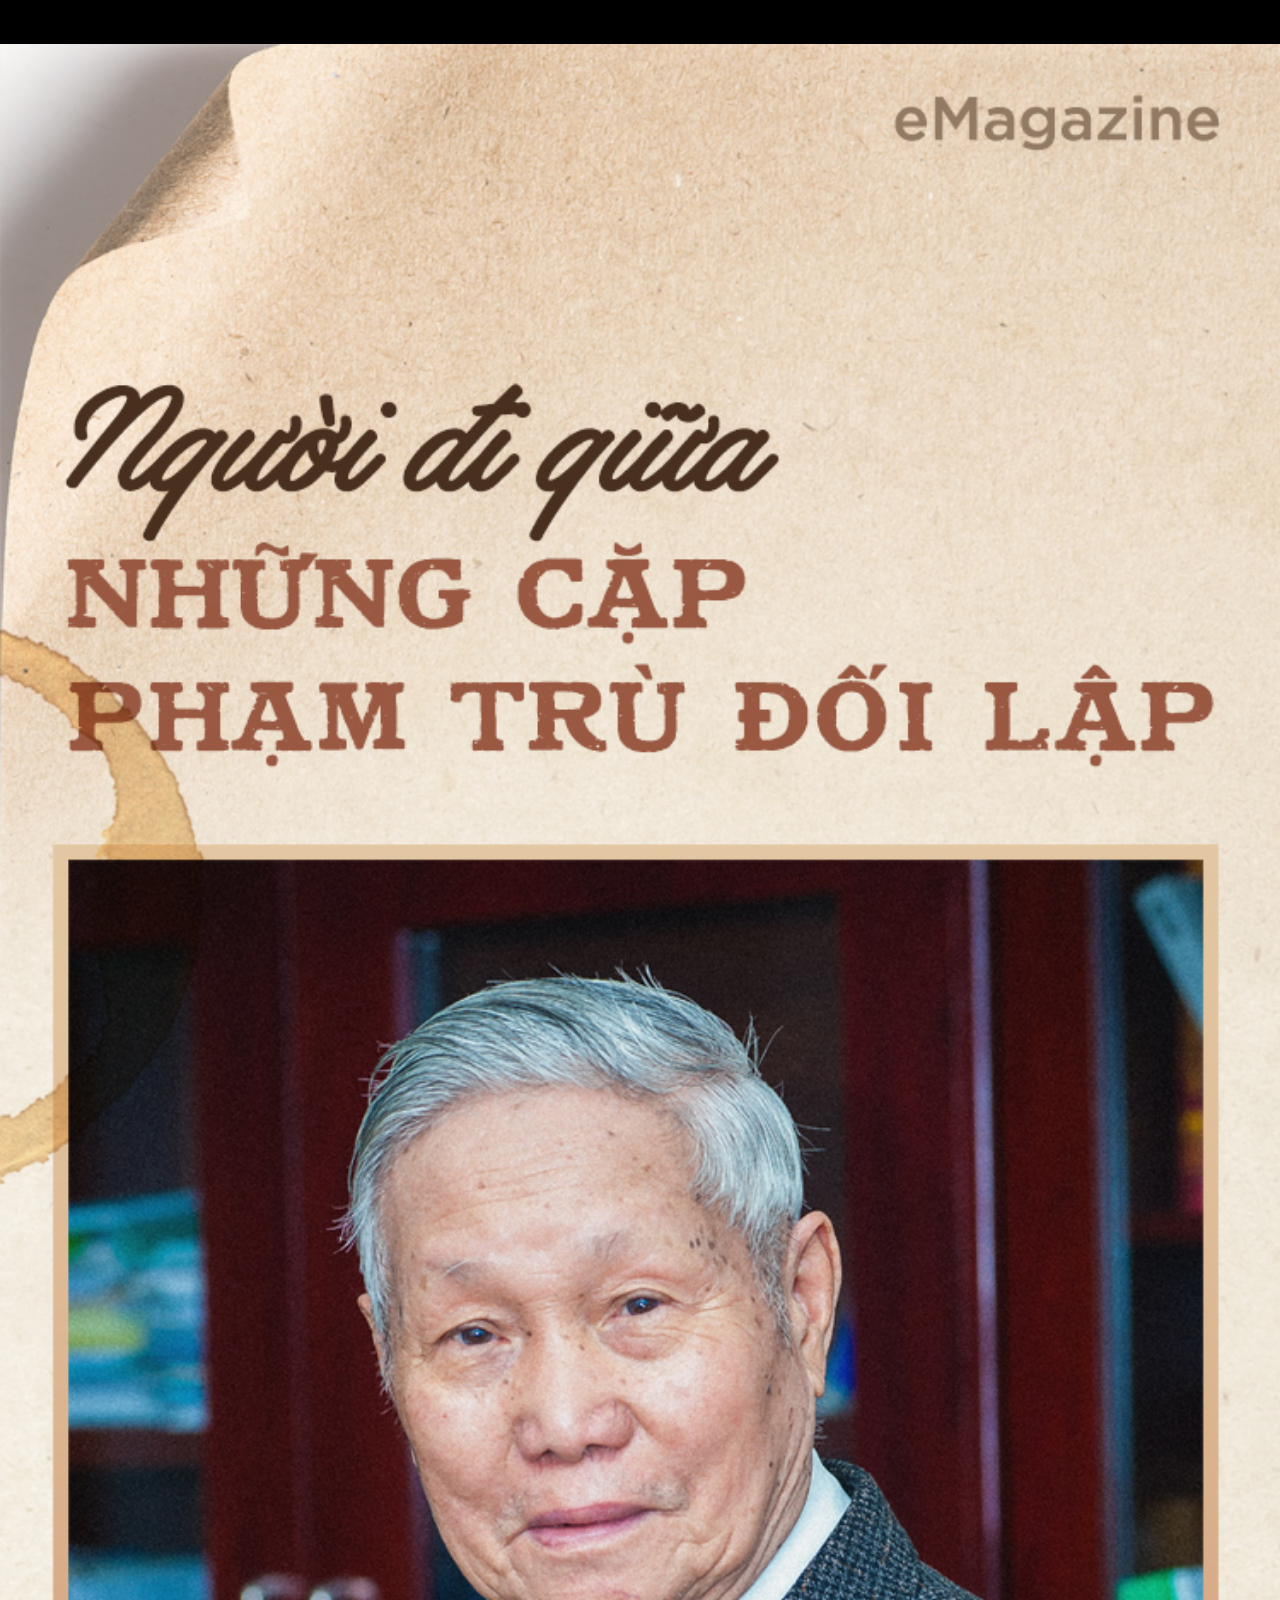
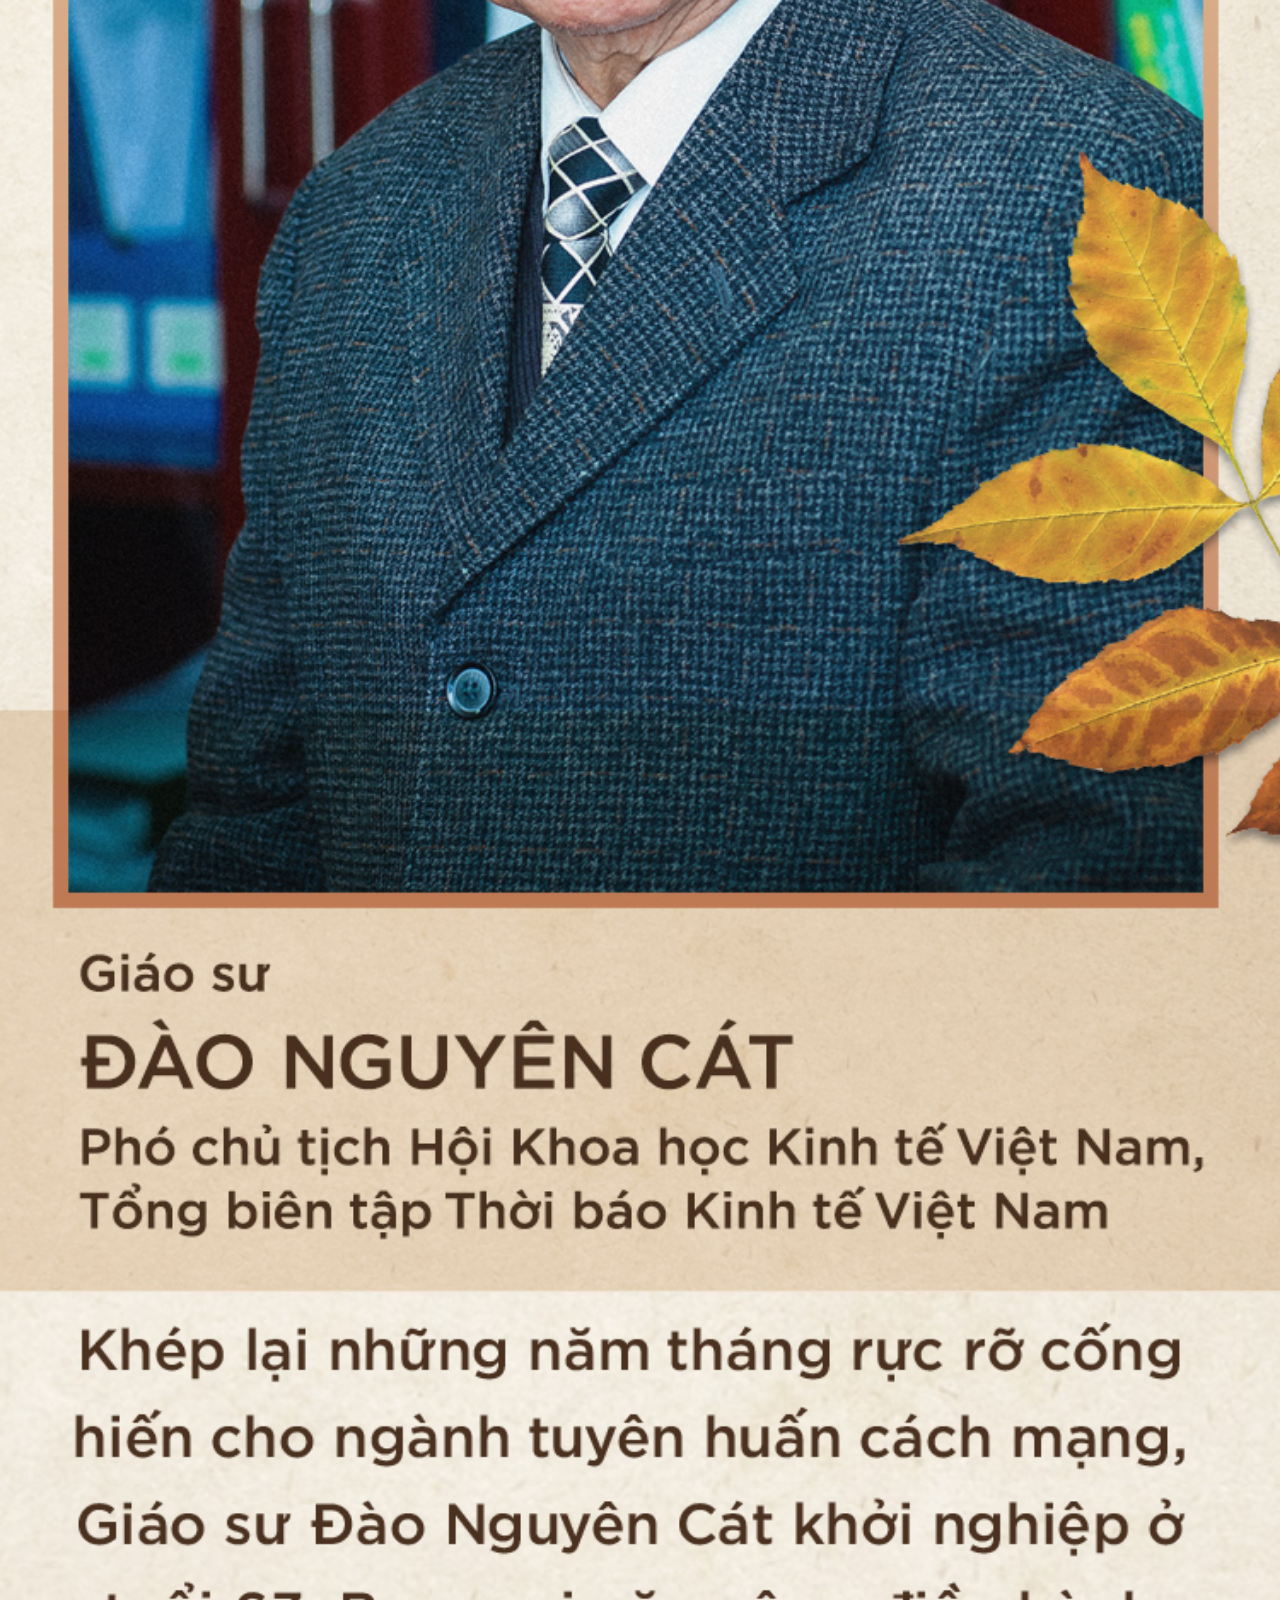
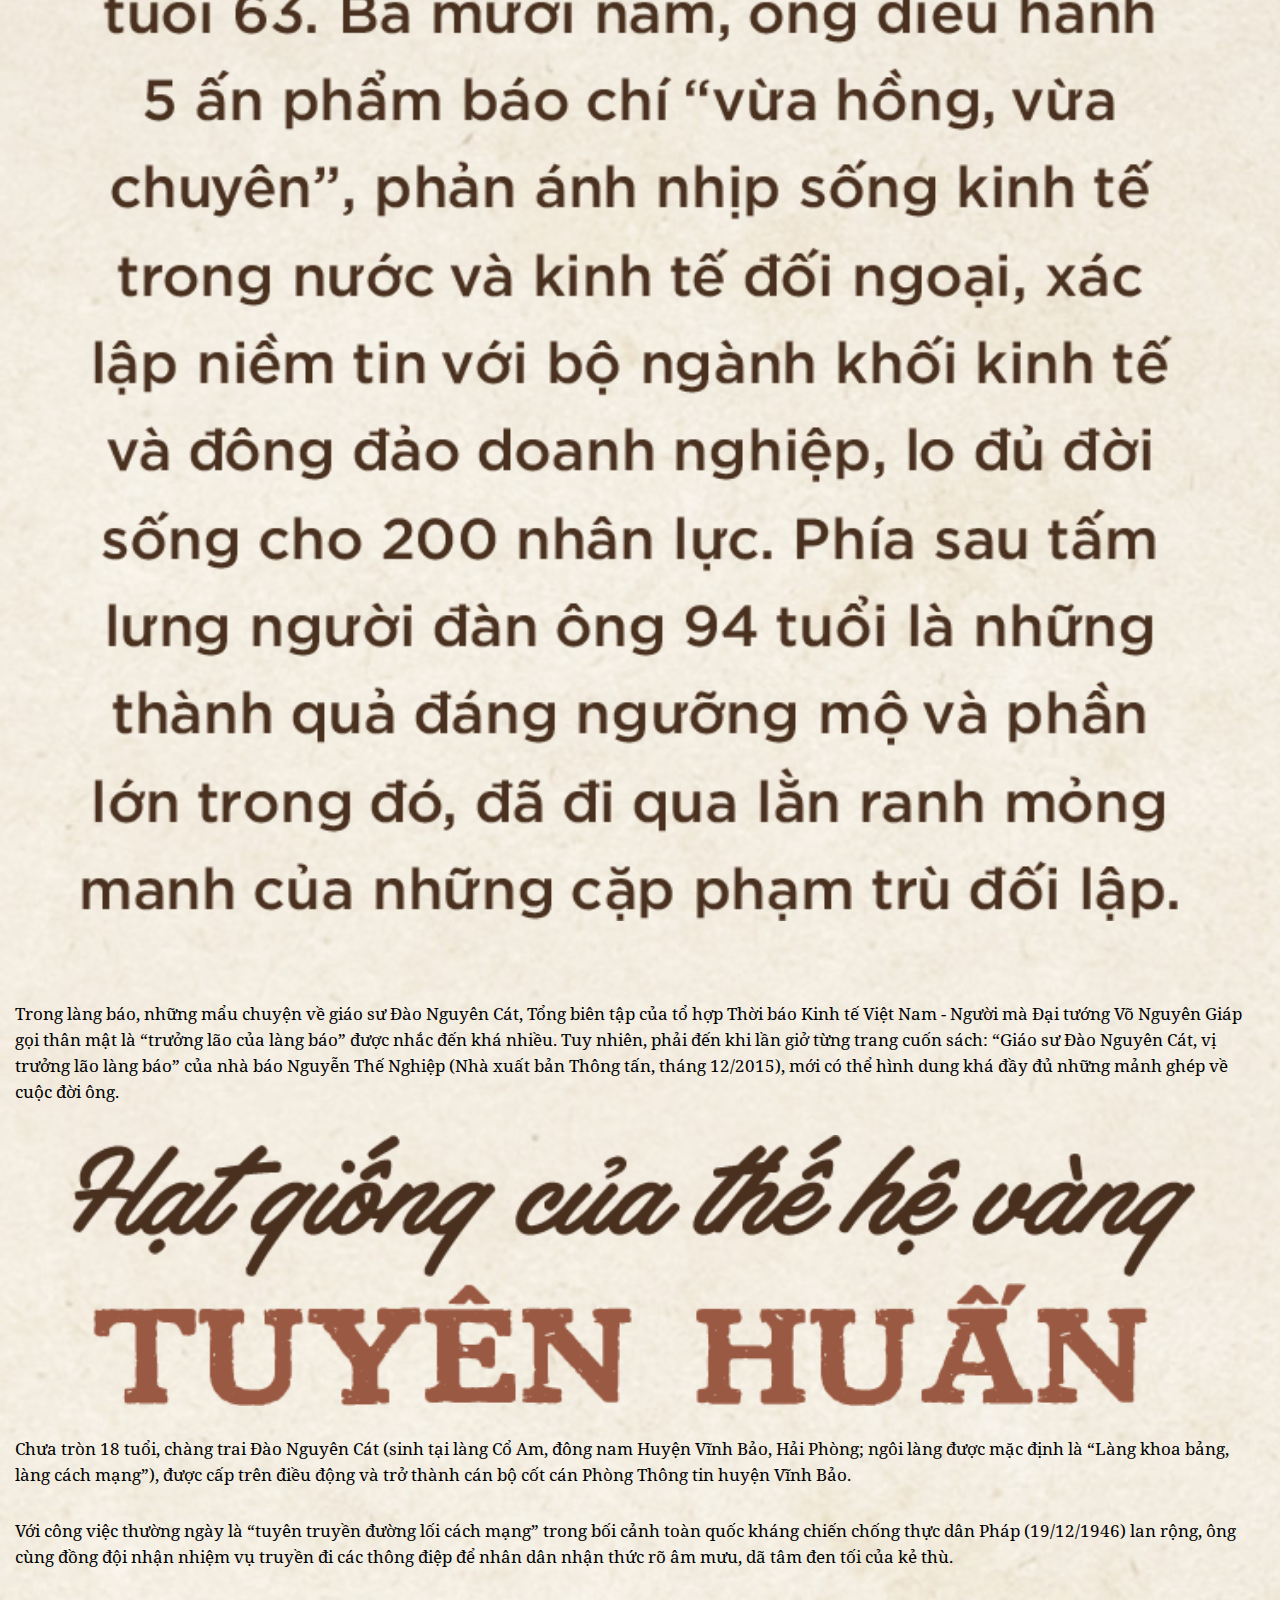
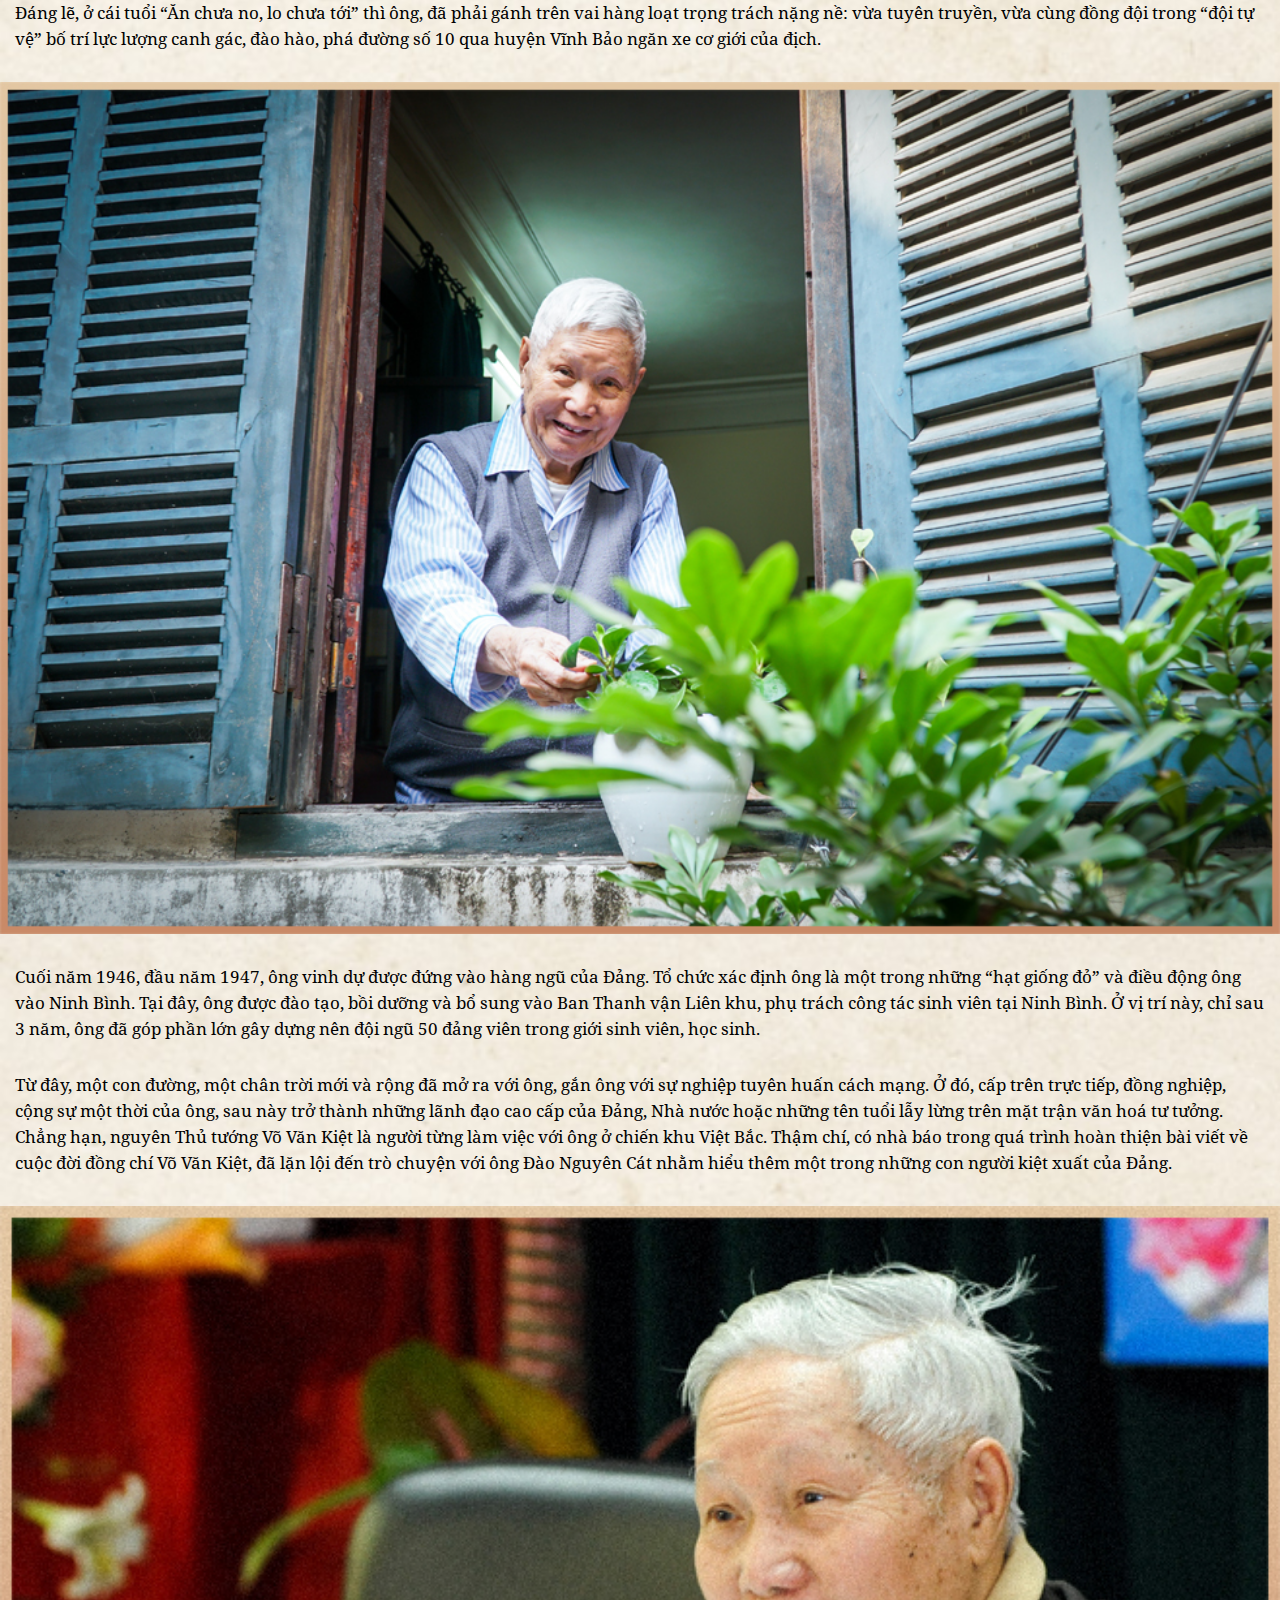
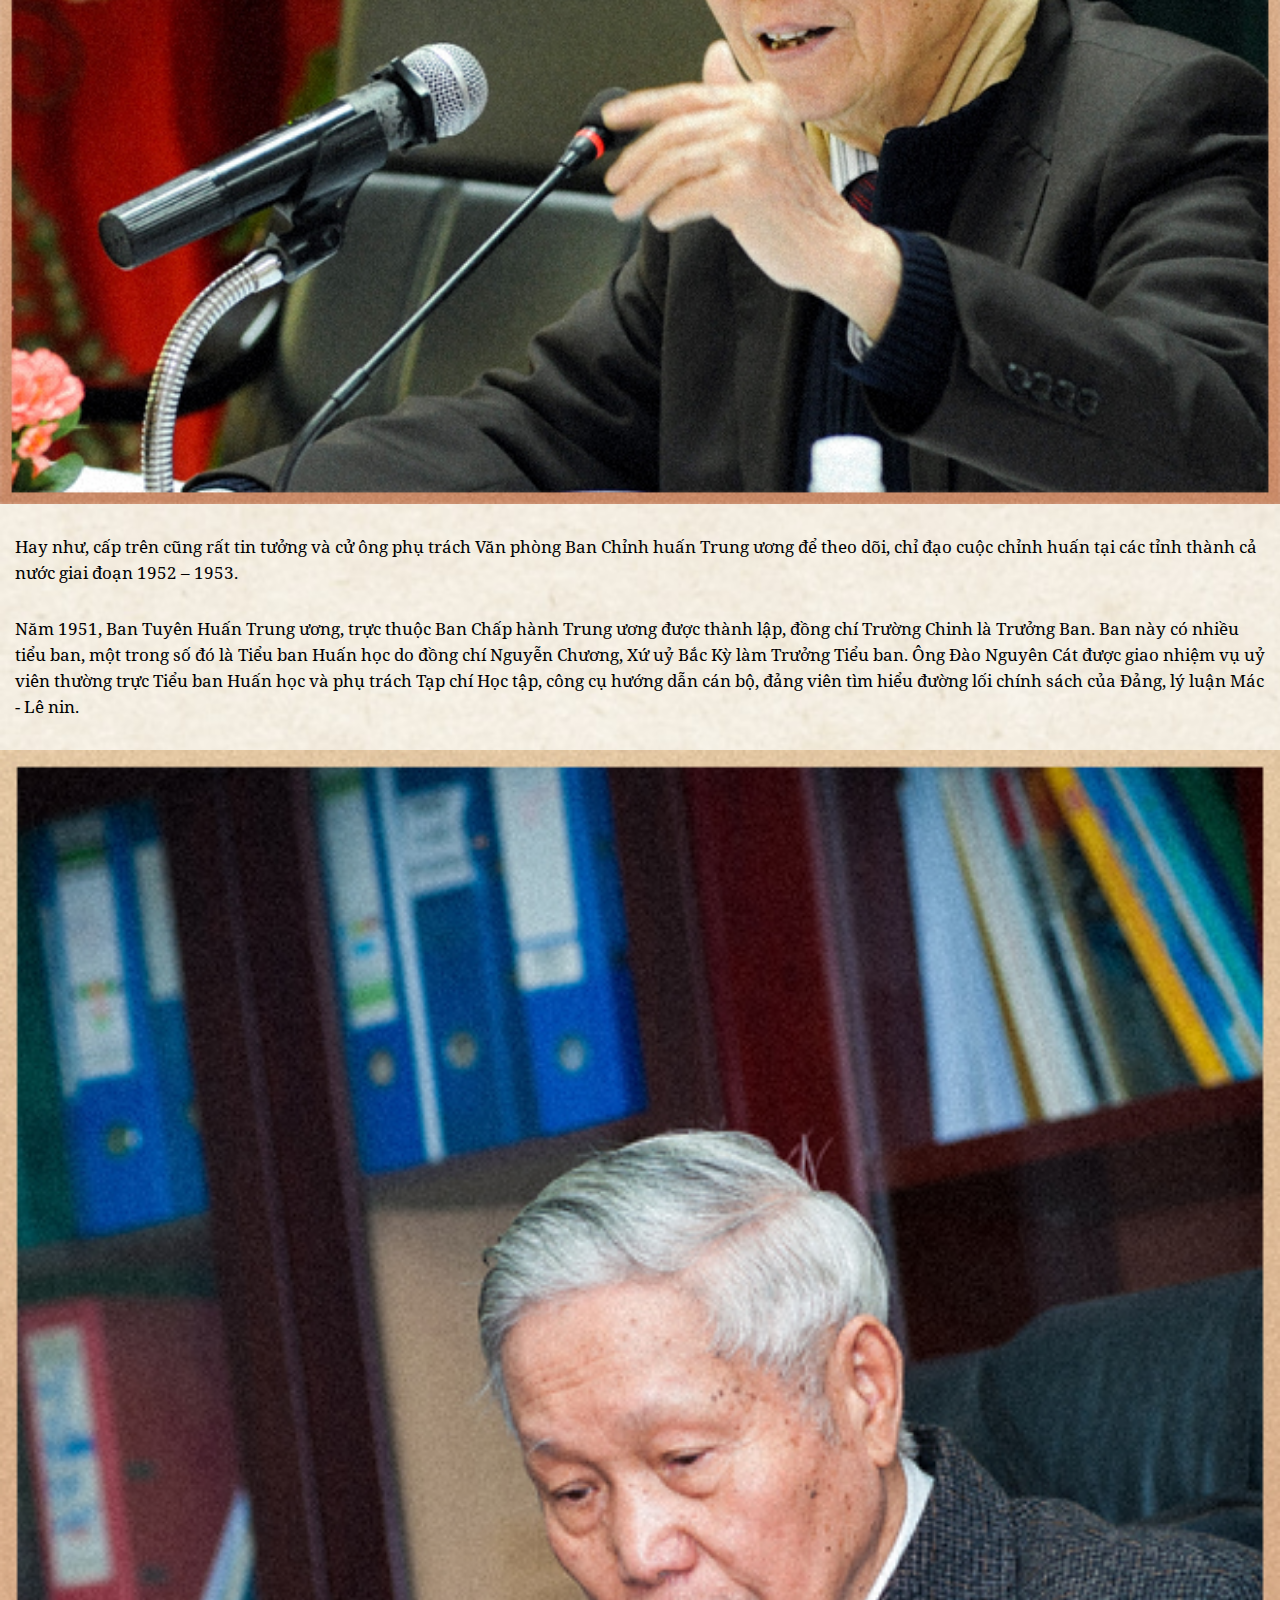
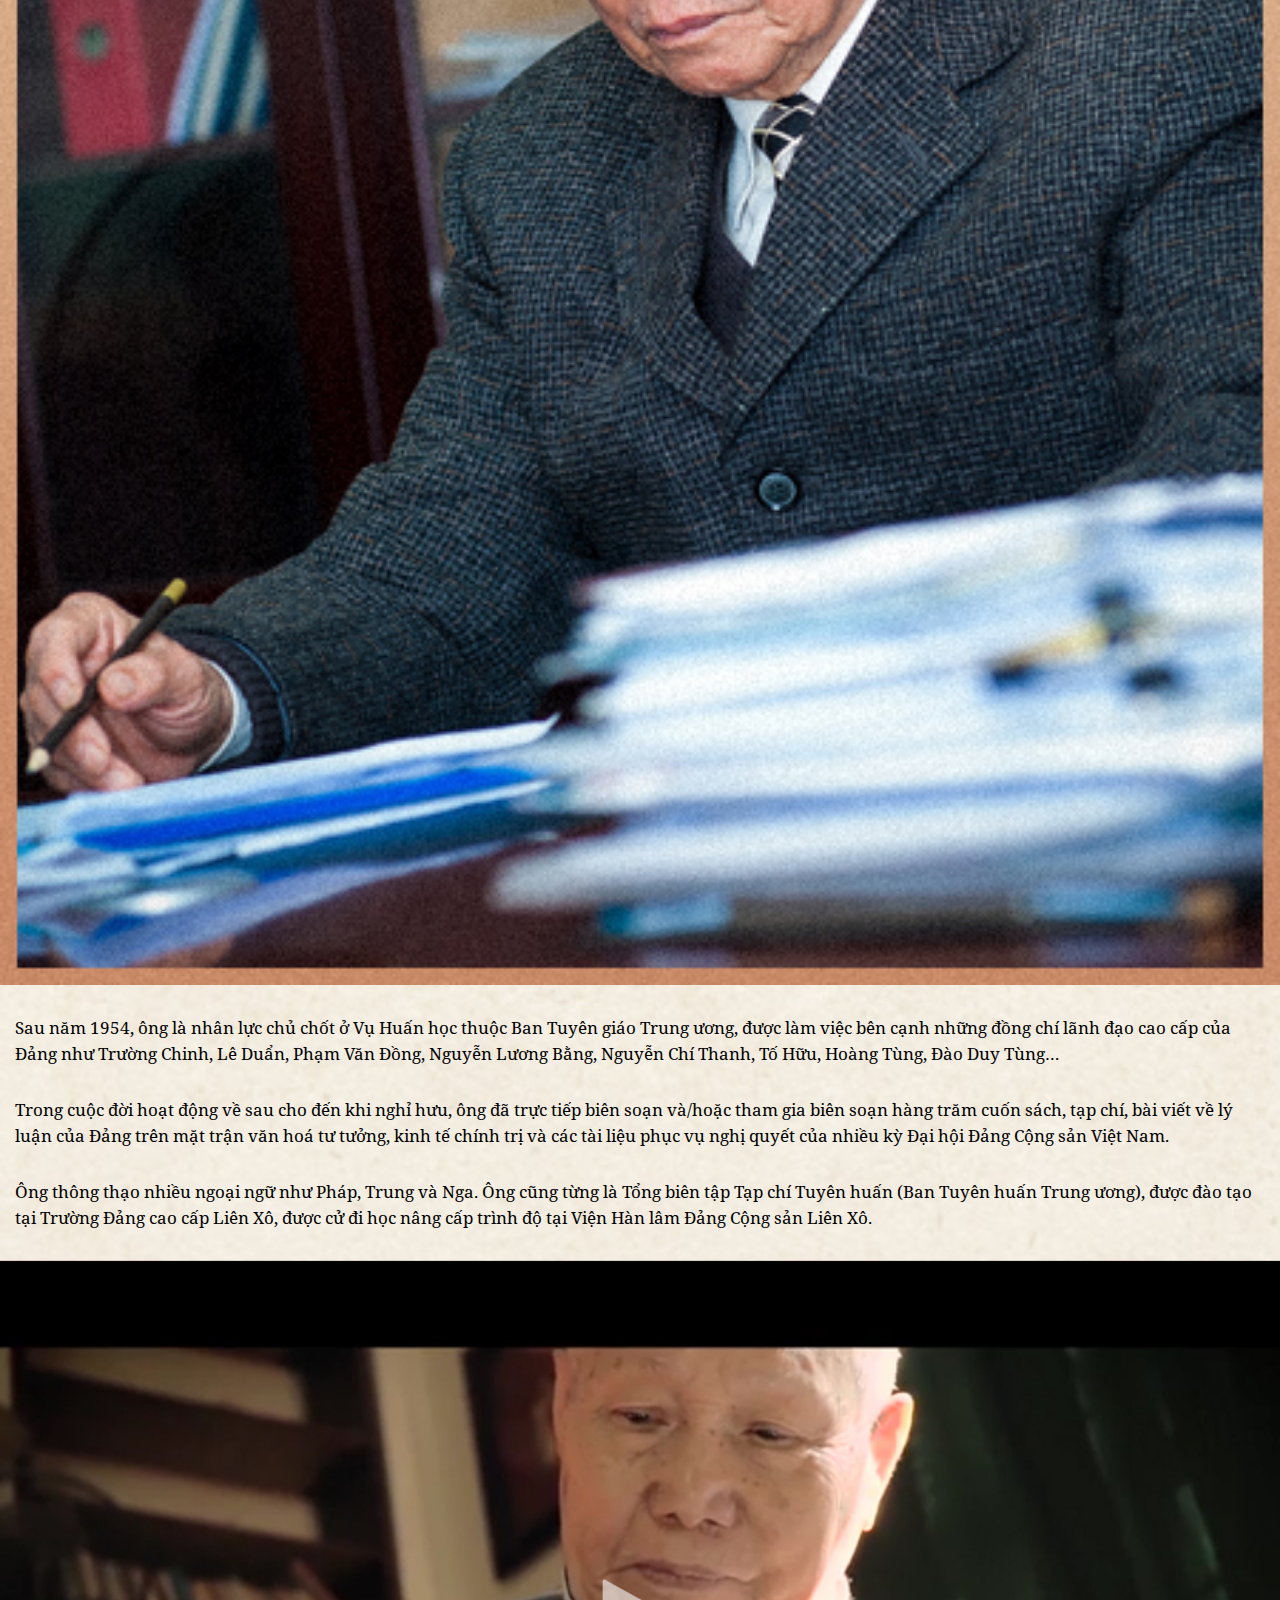
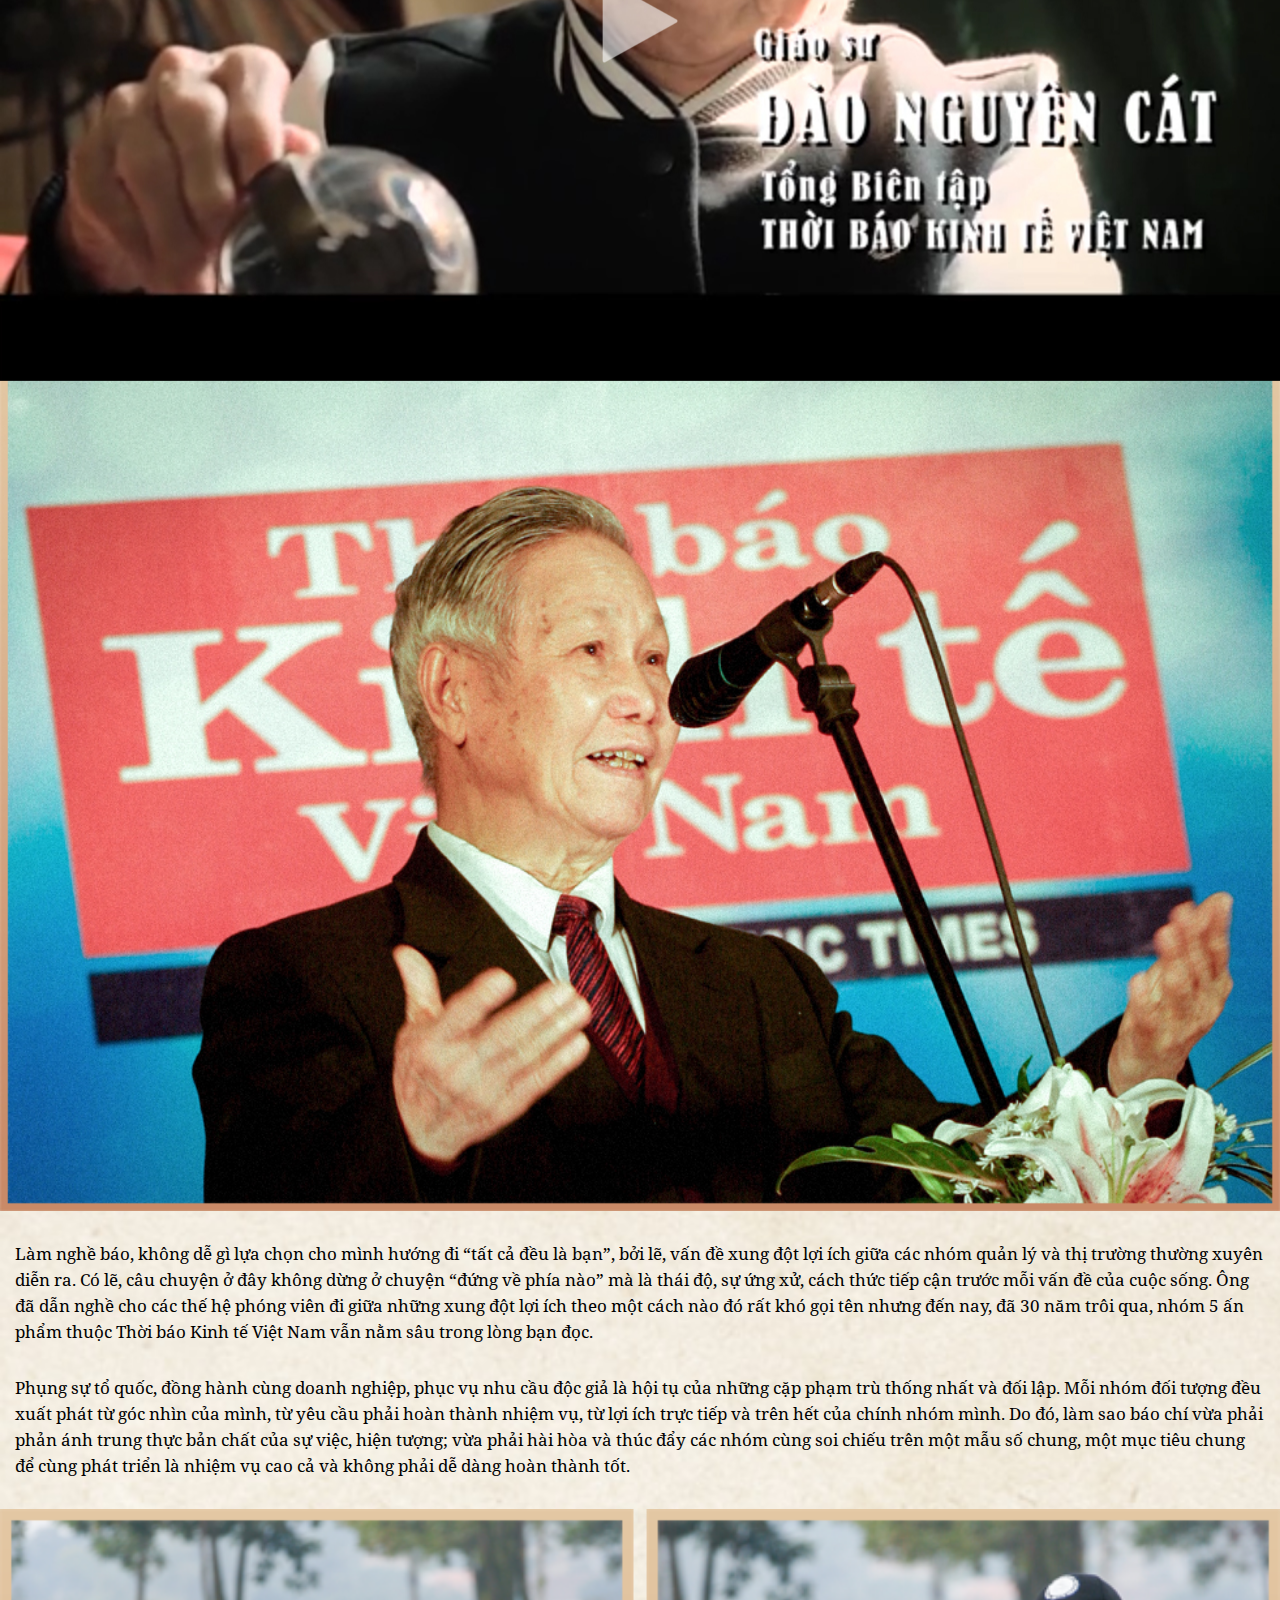
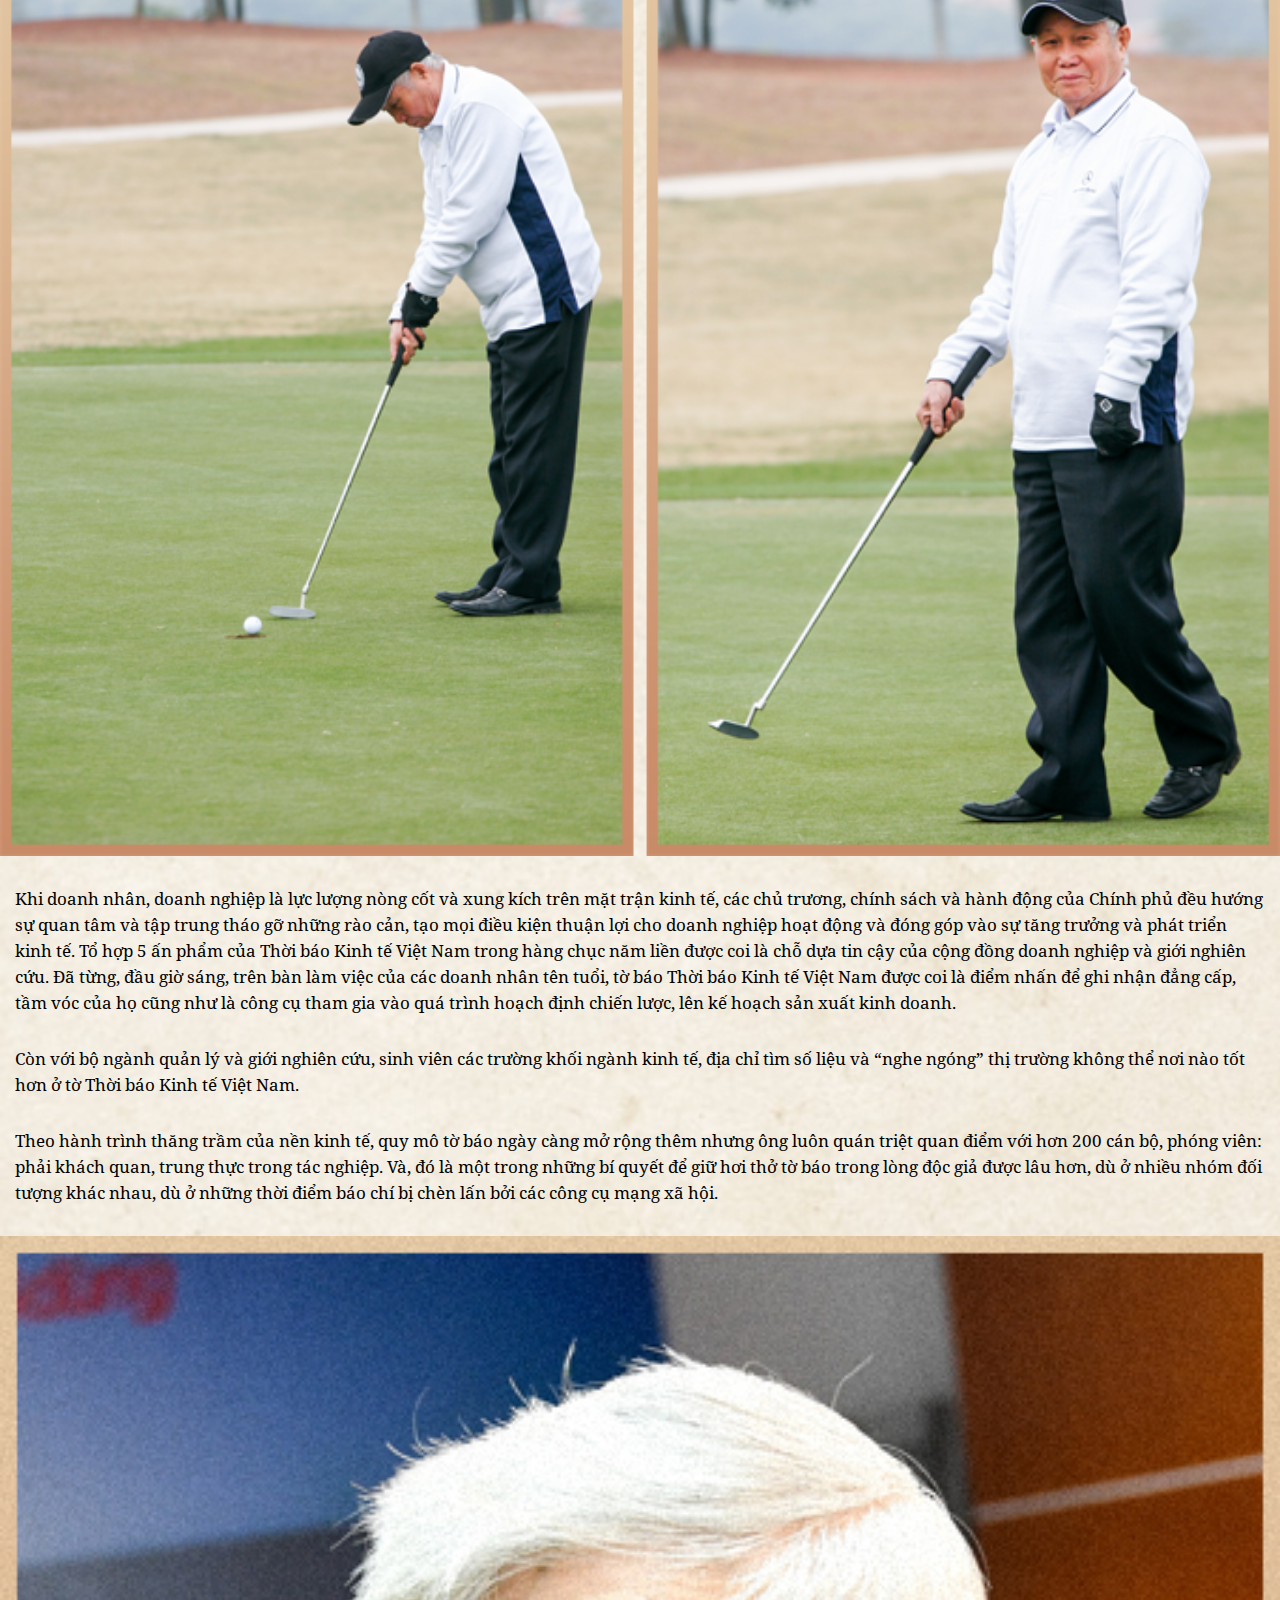
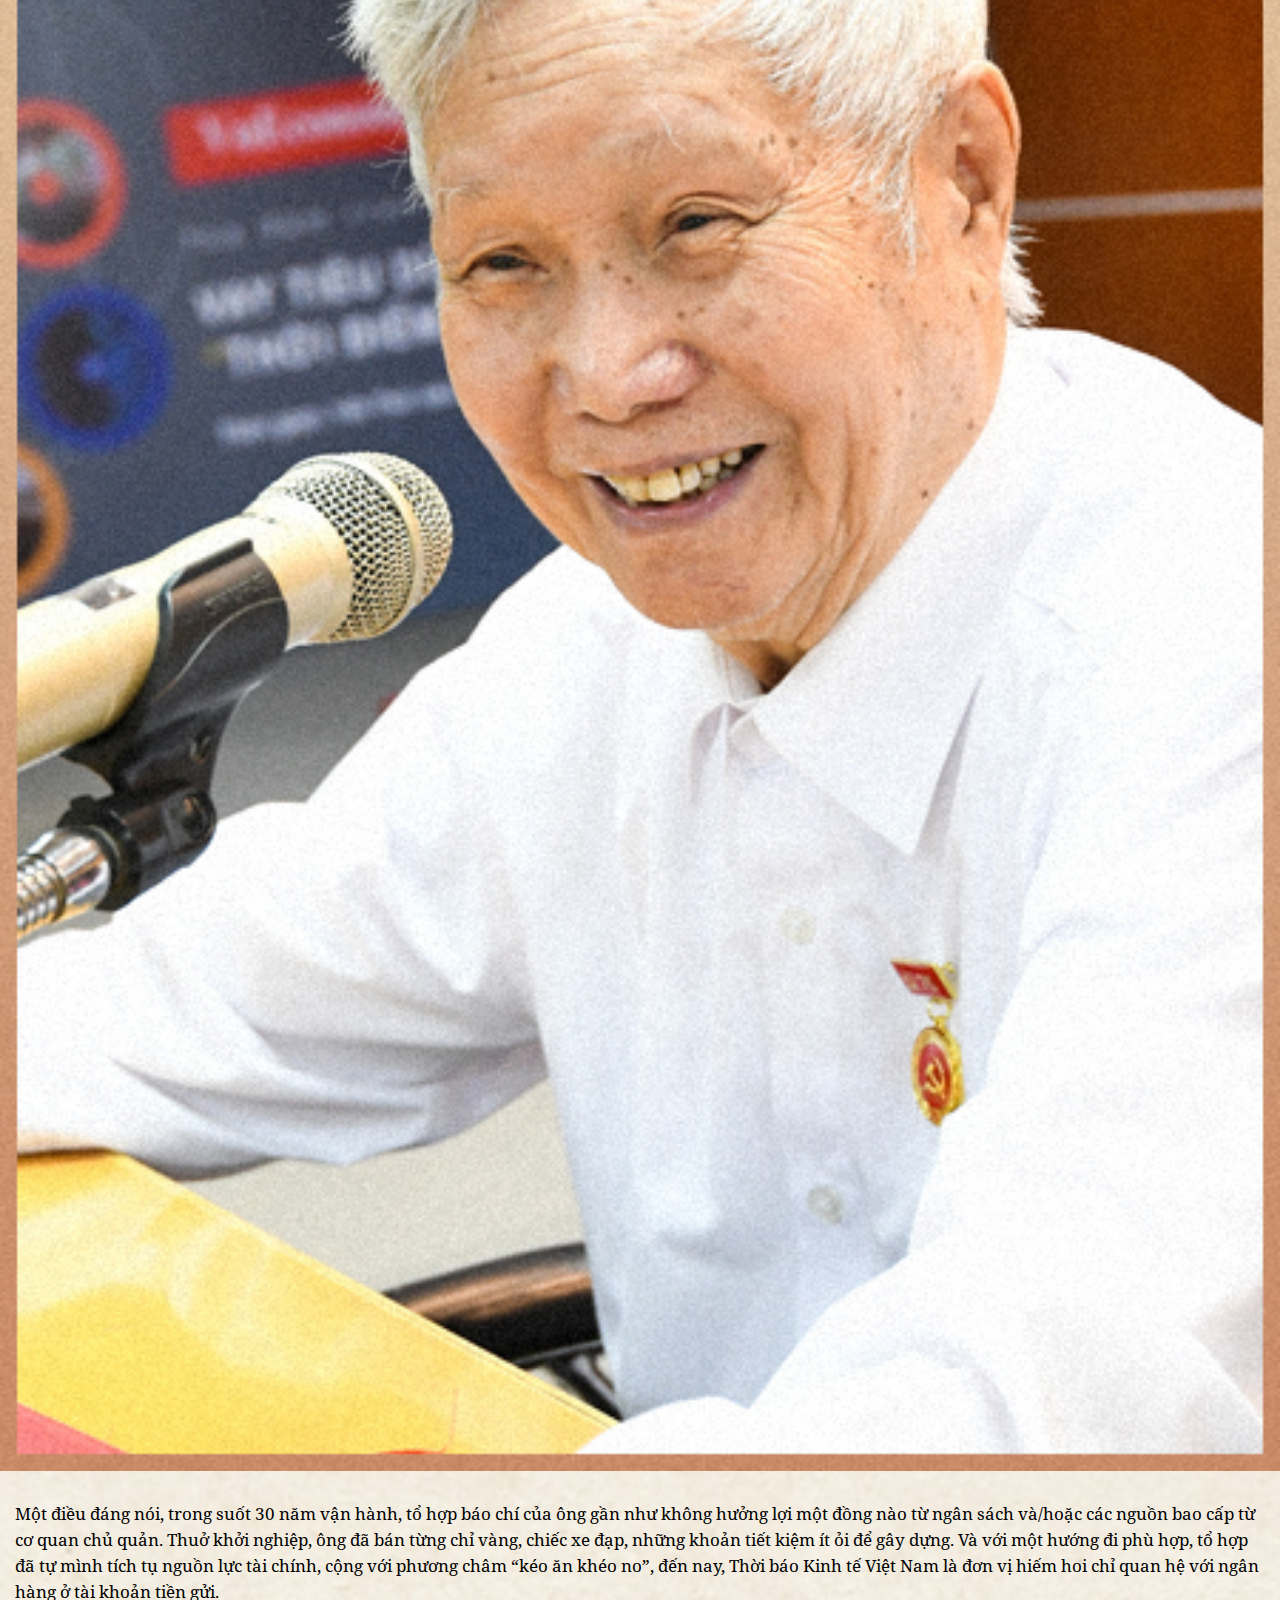
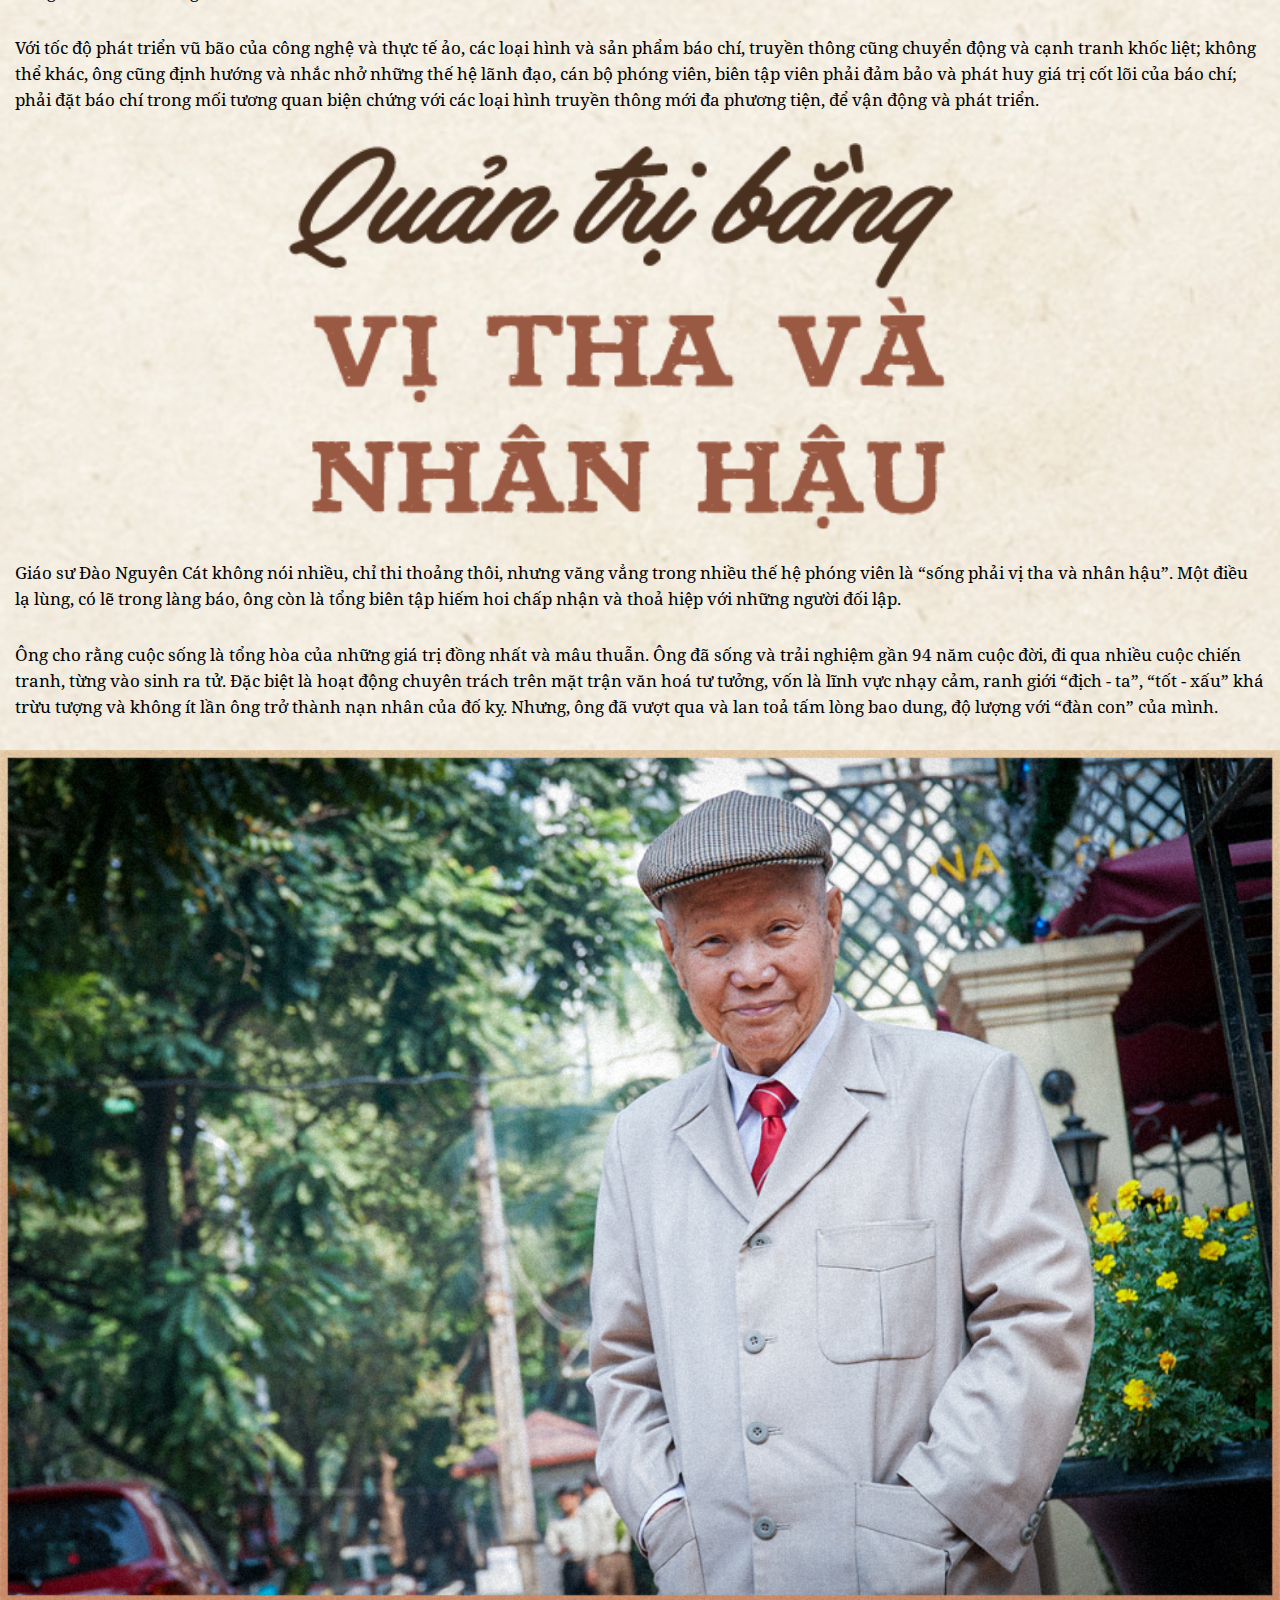
<file: mobile/index.html>
<!DOCTYPE html>
<html lang="en">
<head>
    <meta charset="UTF-8">
    <meta name="viewport" content="width=device-width, initial-scale=1.0">
    <meta http-equiv="X-UA-Compatible" content="ie=edge">
    <title>Người đi giữa những cặp phạm trù đối lập</title>
    <link rel="stylesheet" href="css/reset.css">
    <link rel="stylesheet" href="css/fonts.css">
    <link rel="stylesheet" href="css/style.css">
    <script src="js/jquery-3.3.1.min.js"></script>
    <script>
        $(document).ready(function() {
            $('.emag-video img').click(function() {
                $(this).parent().find('video')[0].play();
                $(this).fadeOut(300);
            })
        })
    </script>
</head>
<body>
    <div class="emag-wrapper">
        <div class="emag-cover">
            <img src="images/cover.jpg" alt="">
        </div>

        <div class="emag-main">
            <div class="emag-sapo">
                <img src="images/sapo.png" alt="">
            </div>

            <div class="emag-content">
                <p>Trong làng báo, những mẩu chuyện về giáo sư Đào Nguyên Cát, Tổng biên tập của tổ hợp Thời báo Kinh tế Việt Nam - Người mà Đại tướng Võ Nguyên Giáp gọi thân mật là “trưởng lão của làng báo” được nhắc đến khá nhiều. Tuy nhiên, phải đến khi lần giở từng trang cuốn sách: “Giáo sư Đào Nguyên Cát, vị trưởng lão làng báo” của nhà báo Nguyễn Thế Nghiệp (Nhà xuất bản Thông tấn, tháng 12/2015), mới có thể hình dung khá đầy đủ những mảnh ghép về cuộc đời ông.</p>
            </div>

            <img src="images/title-1.png" alt="">

            <div class="emag-content">
                <p>Chưa tròn 18 tuổi, chàng trai Đào Nguyên Cát (sinh tại làng Cổ Am, đông nam Huyện Vĩnh Bảo, Hải Phòng; ngôi làng được mặc định là “Làng khoa bảng, làng cách mạng”), được cấp trên điều động và trở thành cán bộ cốt cán Phòng Thông tin huyện Vĩnh Bảo.</p>

                <p>Với công việc thường ngày là “tuyên truyền đường lối cách mạng” trong bối cảnh toàn quốc kháng chiến chống thực dân Pháp (19/12/1946) lan rộng, ông cùng đồng đội nhận nhiệm vụ truyền đi các thông điệp để nhân dân nhận thức rõ âm mưu, dã tâm đen tối của kẻ thù.</p>

                <p>Đáng lẽ, ở cái tuổi “Ăn chưa no, lo chưa tới” thì ông, đã phải gánh trên vai hàng loạt trọng trách nặng nề: vừa tuyên truyền, vừa cùng đồng đội trong “đội tự vệ” bố trí lực lượng canh gác, đào hào, phá đường số 10 qua huyện Vĩnh Bảo ngăn xe cơ giới của địch.</p>
            </div>

            <img src="images/img-1.jpg" alt="">

            <div class="emag-content">
                <p>Cuối năm 1946, đầu năm 1947, ông vinh dự được đứng vào hàng ngũ của Đảng. Tổ chức xác định ông là một trong những “hạt giống đỏ” và điều động ông vào Ninh Bình. Tại đây, ông được đào tạo, bồi dưỡng và bổ sung vào Ban Thanh vận Liên khu, phụ trách công tác sinh viên tại Ninh Bình. Ở vị trí này, chỉ sau 3 năm, ông đã góp phần lớn gây dựng nên đội ngũ 50 đảng viên trong giới sinh viên, học sinh.</p>

                <p>Từ đây, một con đường, một chân trời mới và rộng đã mở ra với ông, gắn ông với sự nghiệp tuyên huấn cách mạng. Ở đó, cấp trên trực tiếp, đồng nghiệp, cộng sự một thời của ông, sau này trở thành những lãnh đạo cao cấp của Đảng, Nhà nước hoặc những tên tuổi lẫy lừng trên mặt trận văn hoá tư tưởng. Chẳng hạn, nguyên Thủ tướng Võ Văn Kiệt là người từng làm việc với ông ở chiến khu Việt Bắc. Thậm chí, có nhà báo trong quá trình hoàn thiện bài viết về cuộc đời đồng chí Võ Văn Kiệt, đã lặn lội đến trò chuyện với ông Đào Nguyên Cát nhằm hiểu thêm một trong những con người kiệt xuất của Đảng.</p>
            </div>

            <img src="images/img-2.jpg" alt="">

            <div class="emag-content">
                <p>Hay như, cấp trên cũng rất tin tưởng và cử ông phụ trách Văn phòng Ban Chỉnh huấn Trung ương để theo dõi, chỉ đạo cuộc chỉnh huấn tại các tỉnh thành cả nước giai đoạn 1952 – 1953.</p>

                <p>Năm 1951, Ban Tuyên Huấn Trung ương, trực thuộc Ban Chấp hành Trung ương được thành lập, đồng chí Trường Chinh là Trưởng Ban. Ban này có nhiều tiểu ban, một trong số đó là Tiểu ban Huấn học do đồng chí Nguyễn Chương, Xứ uỷ Bắc Kỳ làm Trưởng Tiểu ban. Ông Đào Nguyên Cát được giao nhiệm vụ uỷ viên thường trực Tiểu ban Huấn học và phụ trách Tạp chí Học tập, công cụ hướng dẫn cán bộ, đảng viên tìm hiểu đường lối chính sách của Đảng, lý luận Mác - Lê nin.</p>
            </div>

            <img src="images/img-3.jpg" alt="">

            <div class="emag-content">
                <p>Sau năm 1954, ông là nhân lực chủ chốt ở Vụ Huấn học thuộc Ban Tuyên giáo Trung ương, được làm việc bên cạnh những đồng chí lãnh đạo cao cấp của Đảng như Trường Chinh, Lê Duẩn, Phạm Văn Đồng, Nguyễn Lương Bằng, Nguyễn Chí Thanh, Tố Hữu, Hoàng Tùng, Đào Duy Tùng…</p>

                <p>Trong cuộc đời hoạt động về sau cho đến khi nghỉ hưu, ông đã trực tiếp biên soạn và/hoặc tham gia biên soạn hàng trăm cuốn sách, tạp chí, bài viết về lý luận của Đảng trên mặt trận văn hoá tư tưởng, kinh tế chính trị và các tài liệu phục vụ nghị quyết của nhiều kỳ Đại hội Đảng Cộng sản Việt Nam.</p>

                <p>Ông thông thạo nhiều ngoại ngữ như Pháp, Trung và Nga. Ông cũng từng là Tổng biên tập Tạp chí Tuyên huấn (Ban Tuyên huấn Trung ương), được đào tạo tại Trường Đảng cao cấp Liên Xô, được cử đi học nâng cấp trình độ tại Viện Hàn lâm Đảng Cộng sản Liên Xô.</p>
            </div>

            <div class="emag-video">
                <div class="emag-video wow fadeInUp" data-wow-duration="1s">
                    <video src="https://dlthanh.com/4wgow.mp4" controls></video>
                    <img src="images/thumb.jpg" alt="">
                </div>
            </div>

            <img src="images/title-2.png" alt="">

            <div class="emag-content">
                <p>Nghỉ hưu, người đời vẫn chọn thú “điền viên” nhưng ông lại khởi nghiệp ở lĩnh vực báo chí kinh tế.</p>

                <p>Rất khó để giải thích vì sao ông chọn lĩnh vực này và xác định luôn phân khúc hoạt động: bộ ngành quản lý kinh tế, giới nghiên cứu và cộng đồng doanh nghiệp. Nhưng cùng với thời gian, đã chứng minh sự chọn lựa đó là rất phù hợp.</p>

                <p>Đã bao nhiêu thế hệ phóng viên, nhà báo kinh tế từ “chiếc nôi” Thời báo Kinh tế Việt Nam trưởng thành mỗi ngày và không ít trong số đó đã định hình được thương hiệu dù ở lại hay ra đi. Ở họ, dường như được mặc định những đặc trưng rất riêng: bám ngành sâu, cách tiếp cận vấn đề khách quan nhưng gắn liền với một sứ mệnh: hỗ trợ quản lý, hỗ trợ thị trường.</p>
            </div>

            <img src="images/img-4.jpg" alt="">

            <div class="emag-content">
                <p>Làm nghề báo, không dễ gì lựa chọn cho mình hướng đi “tất cả đều là bạn”, bởi lẽ, vấn đề xung đột lợi ích giữa các nhóm quản lý và thị trường thường xuyên diễn ra. Có lẽ, câu chuyện ở đây không dừng ở chuyện “đứng về phía nào” mà là thái độ, sự ứng xử, cách thức tiếp cận trước mỗi vấn đề của cuộc sống. Ông đã dẫn nghề cho các thế hệ phóng viên đi giữa những xung đột lợi ích theo một cách nào đó rất khó gọi tên nhưng đến nay, đã 30 năm trôi qua, nhóm 5 ấn phẩm thuộc Thời báo Kinh tế Việt Nam vẫn nằm sâu  trong lòng bạn đọc.</p>

                <p>Phụng sự tổ quốc, đồng hành cùng doanh nghiệp, phục vụ nhu cầu độc giả là hội tụ của những cặp phạm trù thống nhất và đối lập. Mỗi nhóm đối tượng đều xuất phát từ góc nhìn của mình, từ yêu cầu phải hoàn thành nhiệm vụ, từ lợi ích trực tiếp và trên hết của chính nhóm mình. Do đó, làm sao báo chí vừa phải phản ánh trung thực bản chất của sự việc, hiện tượng; vừa phải hài hòa và thúc đẩy các nhóm cùng soi chiếu trên một mẫu số chung, một mục tiêu chung để cùng phát triển là nhiệm vụ cao cả và không phải dễ dàng hoàn thành tốt.</p>
            </div>

            <img src="images/img-5.png" alt="">

            <div class="emag-content">
                <p>Khi doanh nhân, doanh nghiệp là lực lượng nòng cốt và xung kích trên mặt trận kinh tế, các chủ trương, chính sách và hành động của Chính phủ đều hướng sự quan tâm và tập trung tháo gỡ những rào cản, tạo mọi điều kiện thuận lợi cho doanh nghiệp hoạt động và đóng góp vào sự tăng trưởng và phát triển kinh tế. Tổ hợp 5 ấn phẩm của Thời báo Kinh tế Việt Nam trong hàng chục năm liền được coi là chỗ dựa tin cậy của cộng đồng doanh nghiệp và giới nghiên cứu. Đã từng, đầu giờ sáng, trên bàn làm việc của các doanh nhân tên tuổi, tờ báo Thời báo Kinh tế Việt Nam được coi là điểm nhấn để ghi nhận đẳng cấp, tầm vóc của họ cũng như là công cụ tham gia vào quá trình hoạch định chiến lược, lên kế hoạch sản xuất kinh doanh.</p>

                <p>Còn với bộ ngành quản lý và giới nghiên cứu, sinh viên các trường khối ngành kinh tế, địa chỉ tìm số liệu và “nghe ngóng” thị trường không thể nơi nào tốt hơn ở tờ Thời báo Kinh tế Việt Nam.</p>

                <p>Theo hành trình thăng trầm của nền kinh tế, quy mô tờ báo ngày càng mở rộng thêm nhưng ông luôn quán triệt quan điểm với hơn 200 cán bộ, phóng viên: phải khách quan, trung thực trong tác nghiệp. Và, đó là một trong những bí quyết để giữ hơi thở tờ báo trong lòng độc giả được lâu hơn, dù ở nhiều nhóm đối tượng khác nhau, dù ở những thời điểm báo chí bị chèn lấn bởi các công cụ mạng xã hội.</p>
            </div>

            <img src="images/img-6.jpg" alt="">

            <div class="emag-content">
                <p>Một điều đáng nói, trong suốt 30 năm vận hành, tổ hợp báo chí của ông gần như không hưởng lợi một đồng nào từ ngân sách và/hoặc các nguồn bao cấp từ cơ quan chủ quản. Thuở khởi nghiệp, ông đã bán từng chỉ vàng, chiếc xe đạp, những khoản tiết kiệm ít ỏi để gây dựng. Và với một hướng đi phù hợp, tổ hợp đã tự mình tích tụ nguồn lực tài chính, cộng với phương châm “kéo ăn khéo no”, đến nay, Thời báo Kinh tế Việt Nam là đơn vị hiếm hoi chỉ quan hệ với ngân hàng ở tài khoản tiền gửi.</p>

                <p>Với tốc độ phát triển vũ bão của công nghệ và thực tế ảo, các loại hình và sản phẩm báo chí, truyền thông cũng chuyển động và cạnh tranh khốc liệt; không thể khác, ông cũng định hướng và nhắc nhở những thế hệ lãnh đạo, cán bộ phóng viên, biên tập viên phải đảm bảo và phát huy giá trị cốt lõi của báo chí; phải đặt báo chí trong mối tương quan biện chứng với các loại hình truyền thông mới đa phương tiện, để vận động và phát triển.</p>
            </div>

            <img src="images/title-3.png" alt="">

            <div class="emag-content">
                <p>Giáo sư Đào Nguyên Cát không nói nhiều, chỉ thi thoảng thôi, nhưng văng vẳng trong nhiều thế hệ phóng viên là “sống phải vị tha và nhân hậu”. Một điều lạ lùng, có lẽ trong làng báo, ông còn là tổng biên tập hiếm hoi chấp nhận và thoả hiệp với những người đối lập.</p>

                <p>Ông cho rằng cuộc sống là tổng hòa của những giá trị đồng nhất và mâu thuẫn. Ông đã sống và trải nghiệm gần 94 năm cuộc đời, đi qua nhiều cuộc chiến tranh, từng vào sinh ra tử. Đặc biệt là hoạt động chuyên trách trên mặt trận văn hoá tư tưởng, vốn là lĩnh vực nhạy cảm, ranh giới “địch - ta”, “tốt - xấu” khá trừu tượng và không ít lần ông trở thành nạn nhân của đố kỵ. Nhưng, ông đã vượt qua và lan toả tấm lòng bao dung, độ lượng với “đàn con” của mình.</p>
            </div>

            <img src="images/img-7.jpg" alt="">

            <div class="emag-content">
                <p>Tấm lòng của ông còn ở chỗ: mở cơ hội việc làm cho tất cả. Trong ông dường như không có khái niệm phân biệt đối xử, từ bằng cấp, giới tính hay tuổi tác. Bất kể ai, chỉ cần biết yêu lao động, nỗ lực vượt giới hạn bản thân là có thể cộng tác ở Thời báo Kinh tế Việt Nam.</p>

                <p>Và, thay vì đường lối quản trị chuẩn mực, máy móc thậm chí là hà khắc như ở nhiều tờ báo khác, ông đặt vào đó những nguyên tắc cơ bản: đúng đường lối của Đảng, Nhà nước; hỗ trợ quản lý, hỗ trợ thị trường và quản trị vị tha. Cứ như vậy, tổ hợp Thời báo Kinh tế Việt Nam cứ lớn lên từng ngày song hành với sự đa dạng về về tuổi tác, bằng cấp và cả sự nhường nhịn.</p>
					
				<p>Ngày 21/6 năm nay, kỷ niệm 94 năm Ngày báo chí cách mạng Việt Nam. Một sự trùng hợp thật ngẫu nhiên, cũng là ngày ông bước sang tuổi 94. Các thế hệ cán bộ lãnh đạo, phóng viên kính chúc ông thật nhiều sức khoẻ, để tiếp tục ghi nhận và tự hào về những thành quả của Thời báo Kinh tế Việt Nam."</p>
            </div> 

            <img src="images/credit.png" alt="" style="margin-bottom: 0;">
        </div>
    </div>
</body>
</html>
</file>
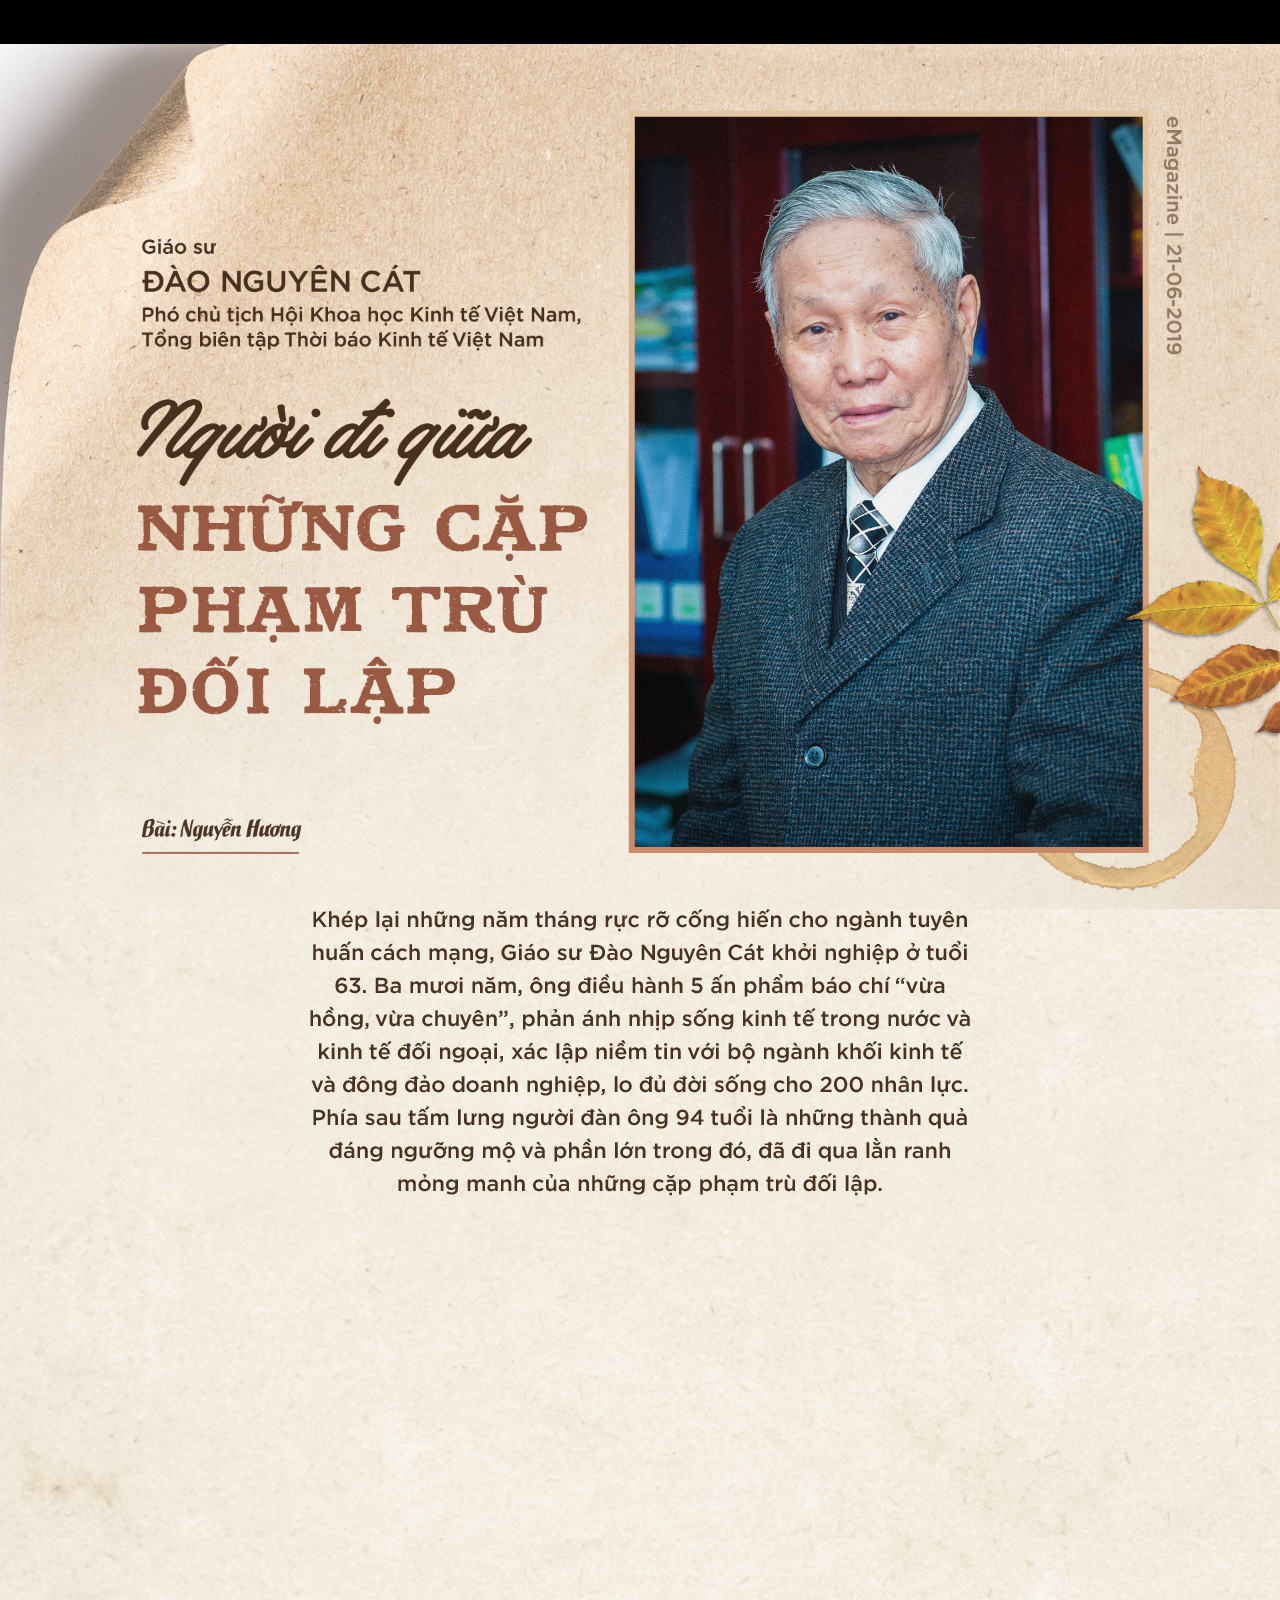
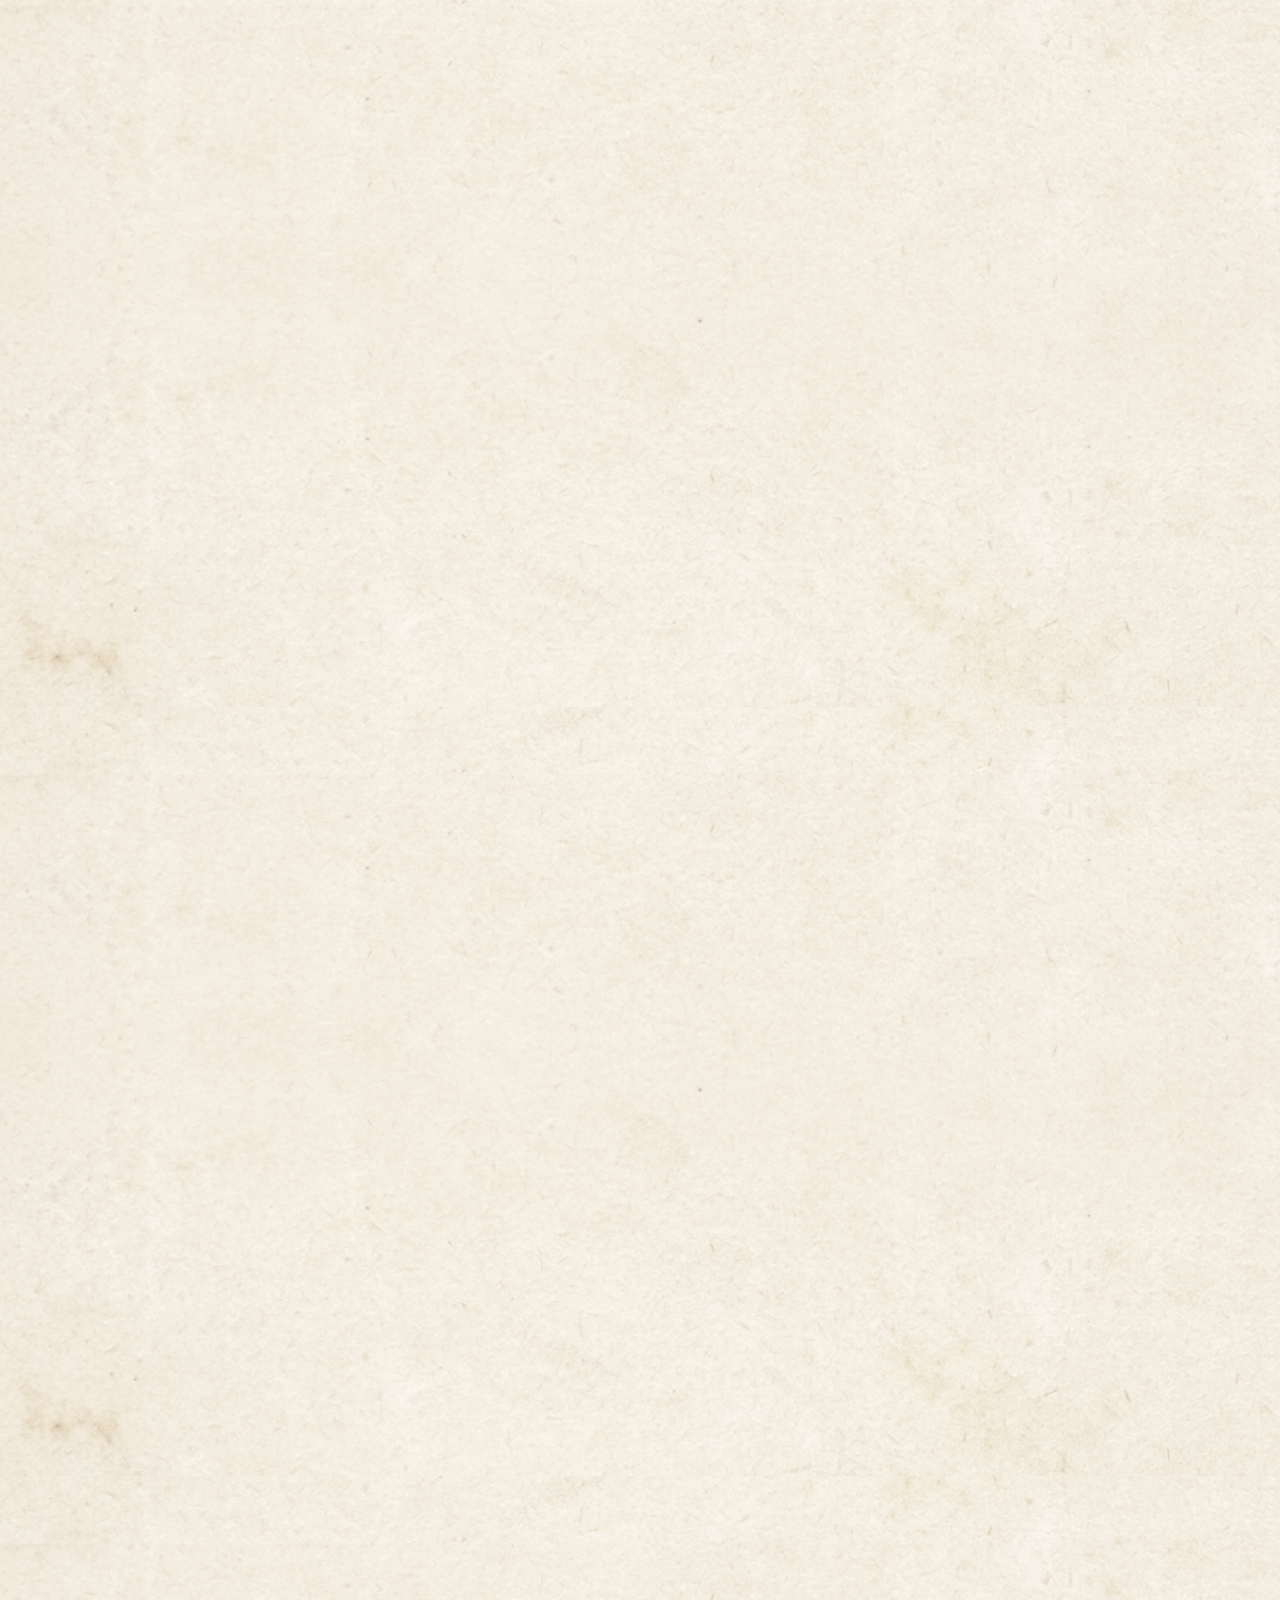
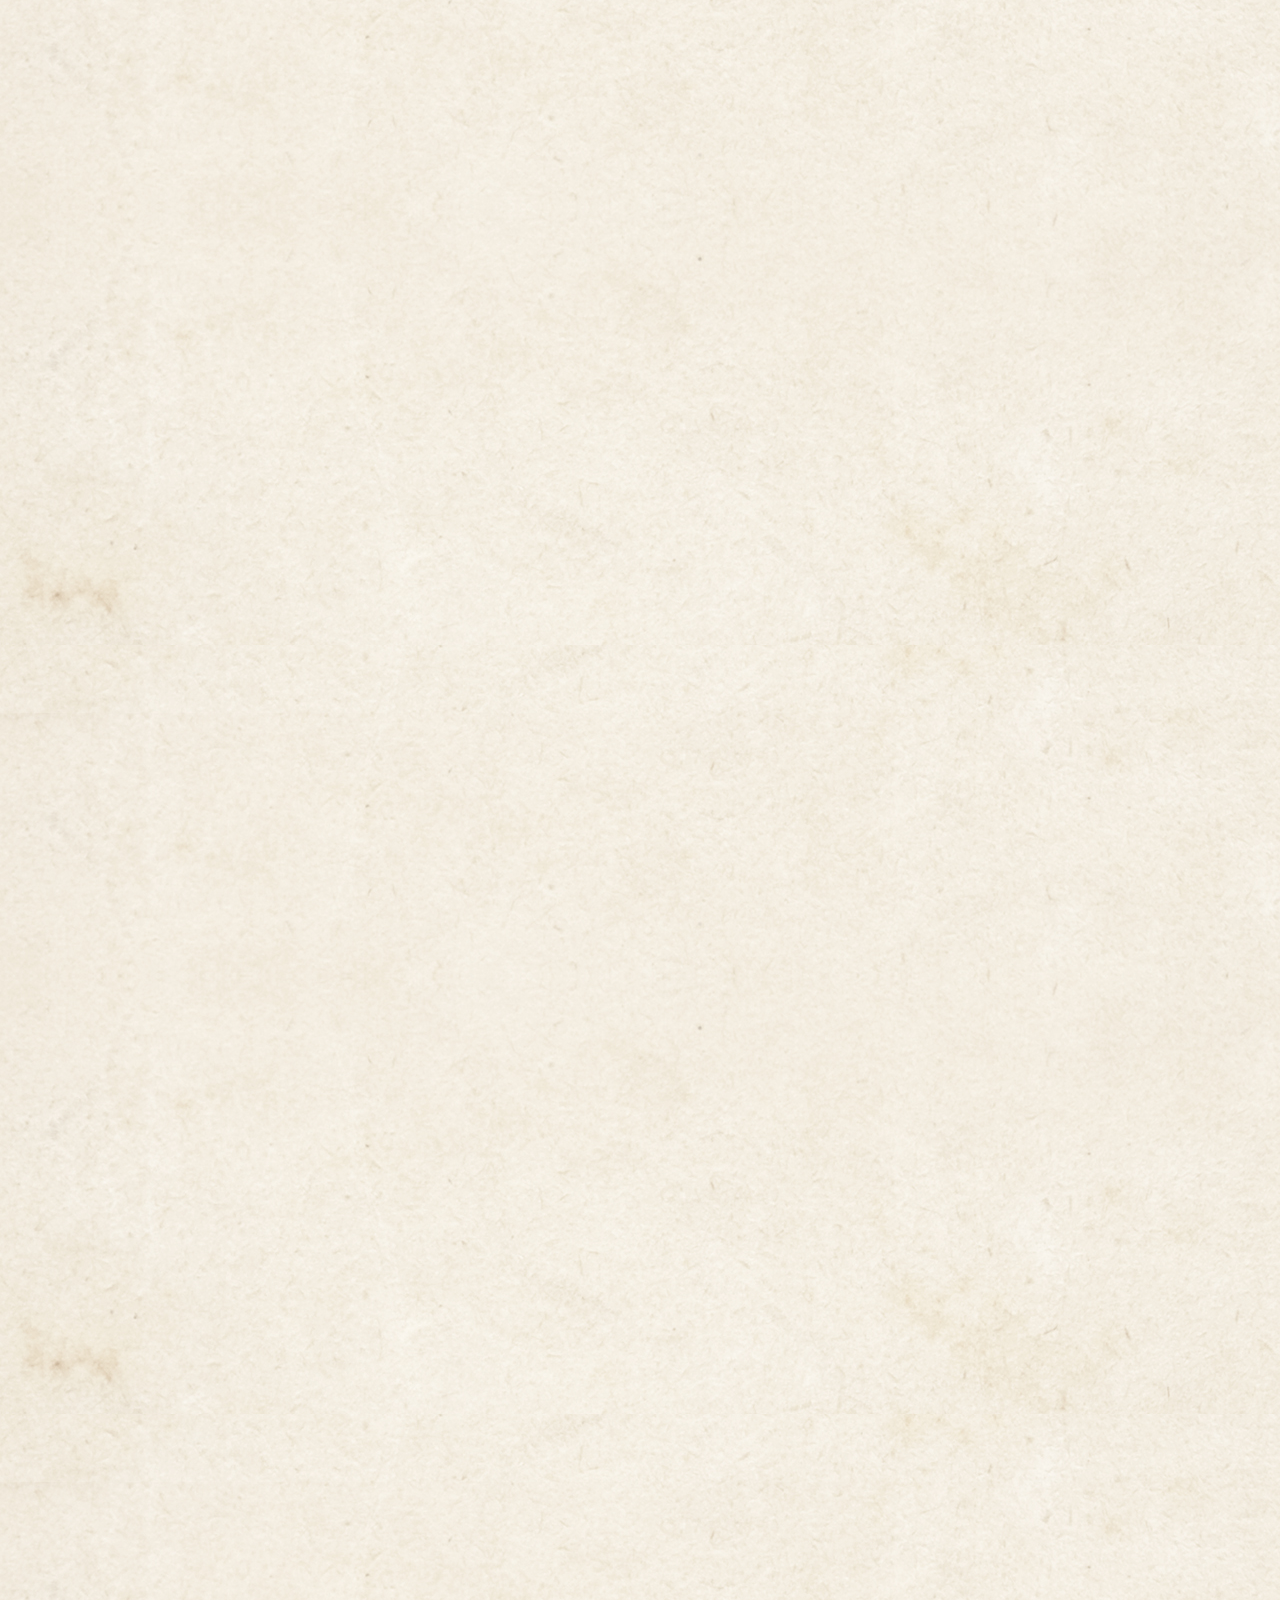
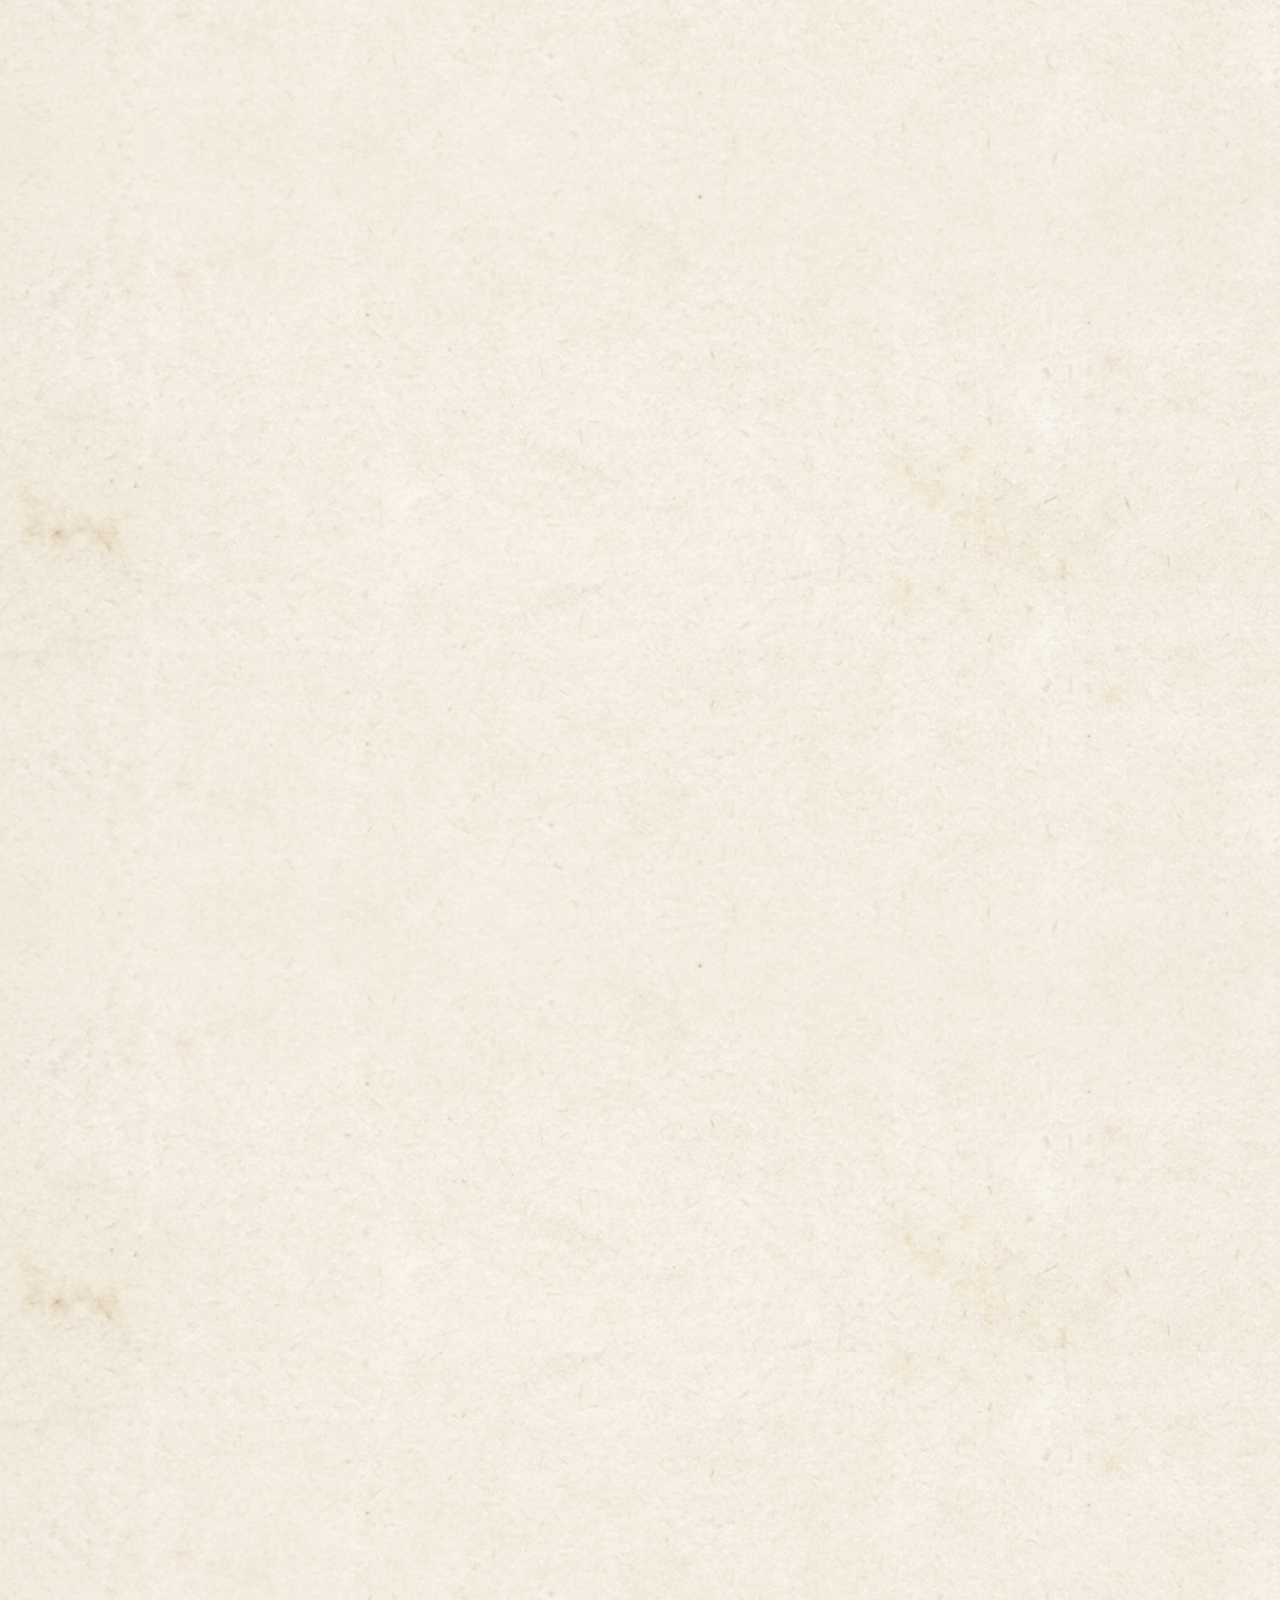
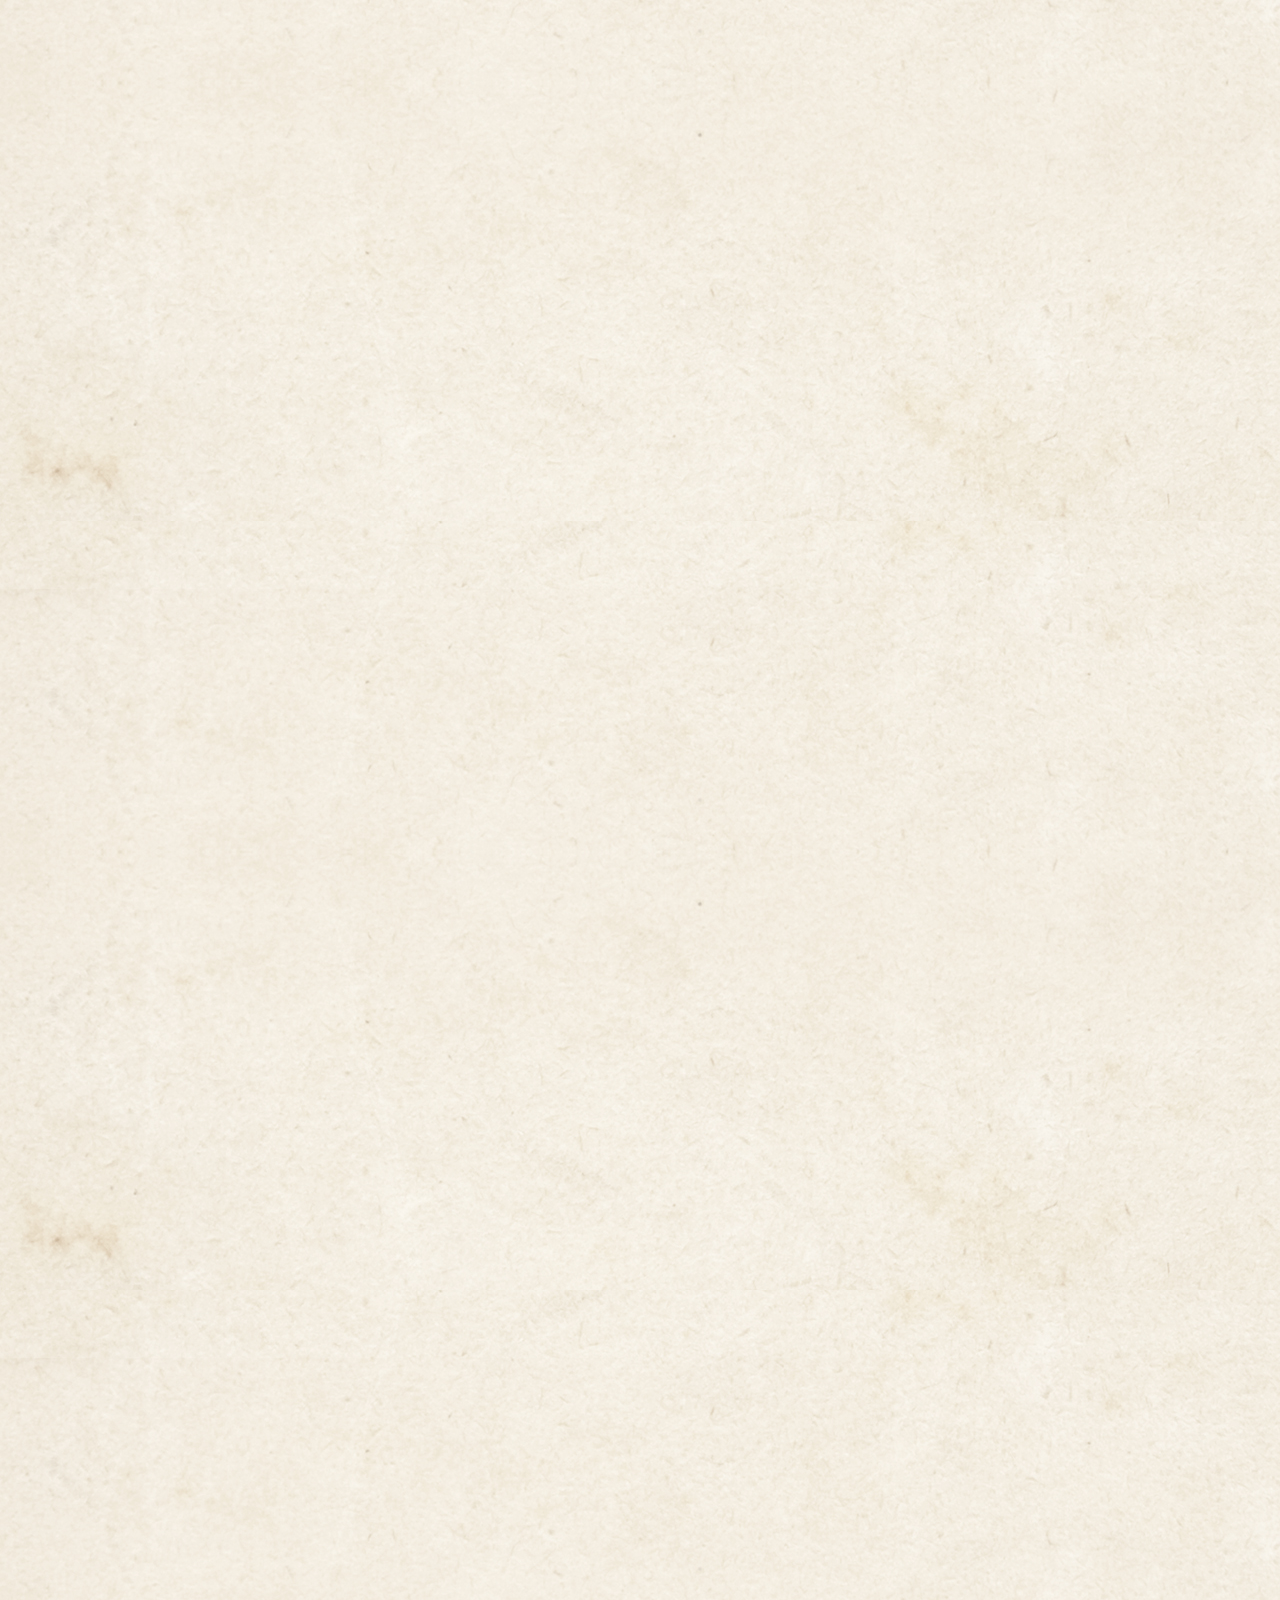
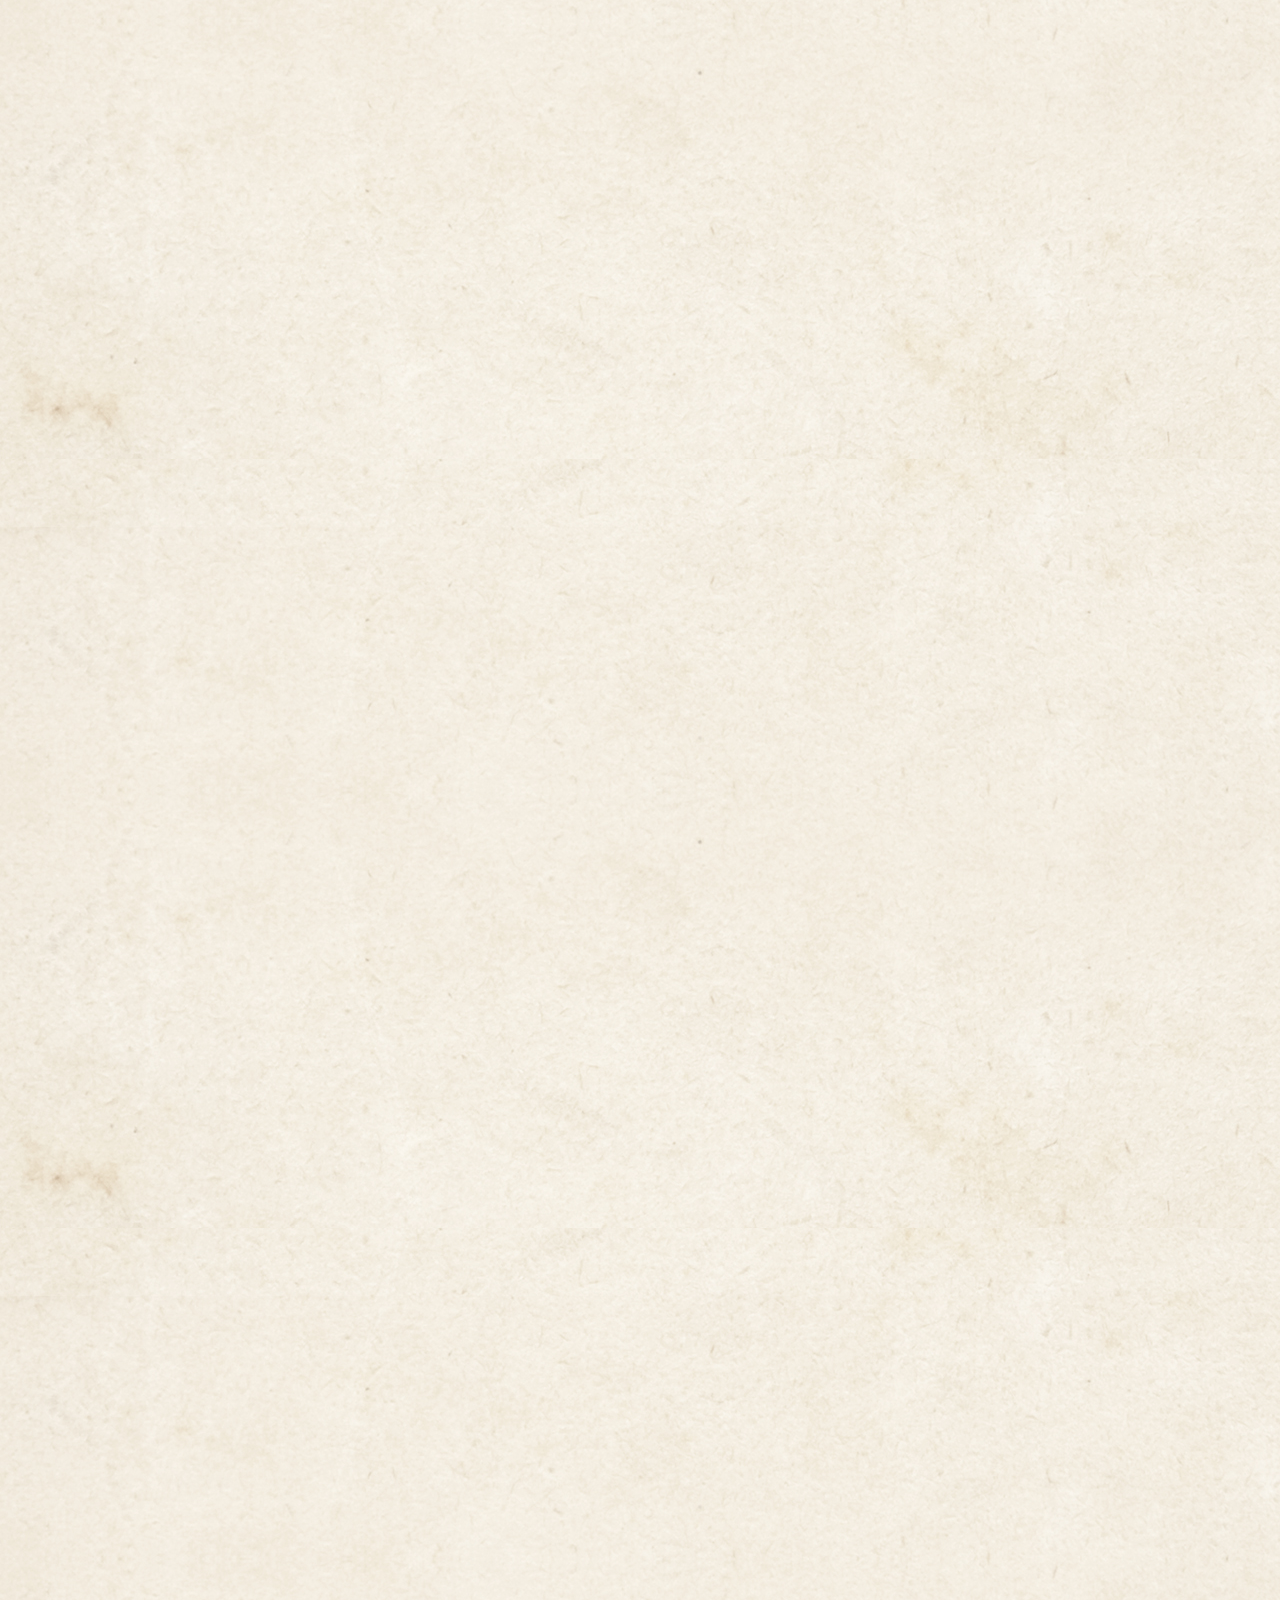
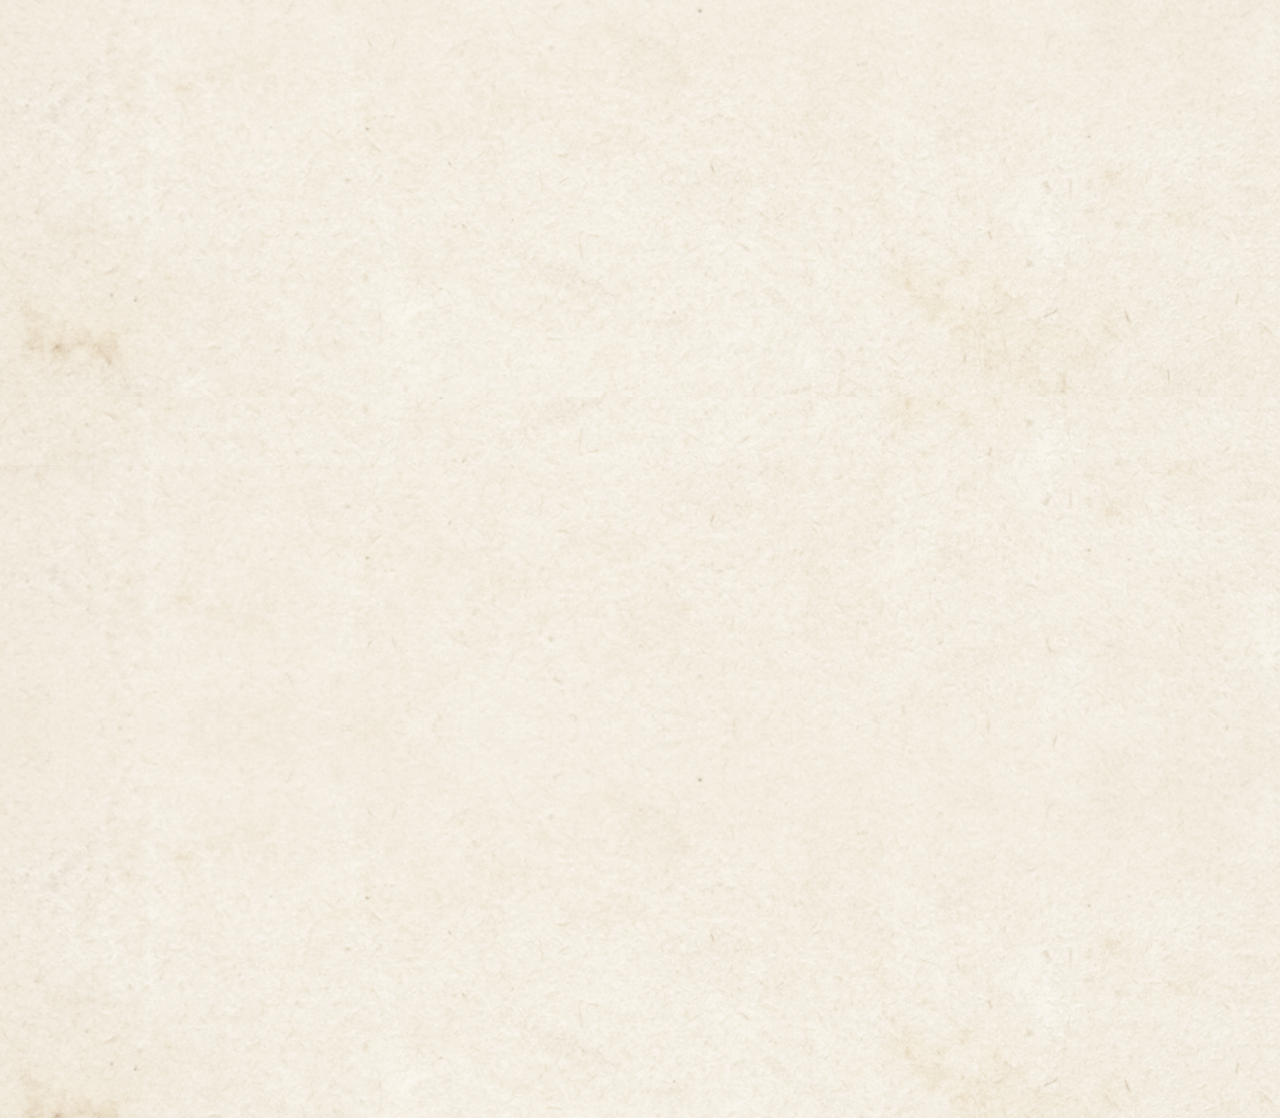
<file: web/index.html>
<!DOCTYPE html>
<html lang="en">
<head>
    <meta charset="UTF-8">
    <meta name="viewport" content="width=device-width, initial-scale=1.0">
    <meta http-equiv="X-UA-Compatible" content="ie=edge">
    <title>Người đi giữa những cặp phạm trù đối lập</title>
    <link rel="stylesheet" href="css/reset.css">
    <link rel="stylesheet" href="css/fonts.css">
    <link rel="stylesheet" href="css/animate.css">
    <link rel="stylesheet" href="css/style.css">
    <script src="js/jquery-3.3.1.min.js"></script>
    <script src="js/wow.min.js"></script>
    <script>
        $(document).ready(function() {
            new WOW().init();
            $('.emag-video img').click(function() {
                $(this).parent().find('video')[0].play();
                $(this).fadeOut(300);
            })
        })
    </script>
</head>
<body>
    <div class="emag-wrapper">
        <div class="emag-cover">
            <img src="images/cover.jpg" alt="">
        </div>

        <div class="emag-main">
            <div class="emag-content">
                <div class="emag-sapo w660">
                    <img src="images/sapo.png" alt="">
                </div>

                <div class="w660 wow fadeInUp" data-wow-duration="1s">
                    <p>Trong làng báo, những mẩu chuyện về giáo sư Đào Nguyên Cát, Tổng biên tập của tổ hợp Thời báo Kinh tế Việt Nam - Người mà Đại tướng Võ Nguyên Giáp gọi thân mật là “trưởng lão của làng báo” được nhắc đến khá nhiều. Tuy nhiên, phải đến khi lần giở từng trang cuốn sách: “Giáo sư Đào Nguyên Cát, vị trưởng lão làng báo” của nhà báo Nguyễn Thế Nghiệp (Nhà xuất bản Thông tấn, tháng 12/2015), mới có thể hình dung khá đầy đủ những mảnh ghép về cuộc đời ông.</p>
                </div>

                <div class="w980 wow fadeInUp" data-wow-duration="1s">
                    <img src="images/title-1.png" alt="">
                </div>

                <div class="w660 wow fadeInUp" data-wow-duration="1s">
                    <p>Chưa tròn 18 tuổi, chàng trai Đào Nguyên Cát (sinh tại làng Cổ Am, đông nam Huyện Vĩnh Bảo, Hải Phòng; ngôi làng được mặc định là “Làng khoa bảng, làng cách mạng”), được cấp trên điều động và trở thành cán bộ cốt cán Phòng Thông tin huyện Vĩnh Bảo.</p>

                    <p>Với công việc thường ngày là “tuyên truyền đường lối cách mạng” trong bối cảnh toàn quốc kháng chiến chống thực dân Pháp (19/12/1946) lan rộng, ông cùng đồng đội nhận nhiệm vụ truyền đi các thông điệp để nhân dân nhận thức rõ âm mưu, dã tâm đen tối của kẻ thù.</p>

                    <p>Đáng lẽ, ở cái tuổi “Ăn chưa no, lo chưa tới” thì ông, đã phải gánh trên vai hàng loạt trọng trách nặng nề: vừa tuyên truyền, vừa cùng đồng đội trong “đội tự vệ” bố trí lực lượng canh gác, đào hào, phá đường số 10 qua huyện Vĩnh Bảo ngăn xe cơ giới của địch.</p>
                </div>

                <div class="w980 wow fadeInUp" data-wow-duration="1s">
                    <img src="images/img-1.jpg" alt="">
                </div>

                <div class="w660 wow fadeInUp" data-wow-duration="1s">
                    <p>Cuối năm 1946, đầu năm 1947, ông vinh dự được đứng vào hàng ngũ của Đảng. Tổ chức xác định ông là một trong những “hạt giống đỏ” và điều động ông vào Ninh Bình. Tại đây, ông được đào tạo, bồi dưỡng và bổ sung vào Ban Thanh vận Liên khu, phụ trách công tác sinh viên tại Ninh Bình. Ở vị trí này, chỉ sau 3 năm, ông đã góp phần lớn gây dựng nên đội ngũ 50 đảng viên trong giới sinh viên, học sinh.</p>

                    <p>Từ đây, một con đường, một chân trời mới và rộng đã mở ra với ông, gắn ông với sự nghiệp tuyên huấn cách mạng. Ở đó, cấp trên trực tiếp, đồng nghiệp, cộng sự một thời của ông, sau này trở thành những lãnh đạo cao cấp của Đảng, Nhà nước hoặc những tên tuổi lẫy lừng trên mặt trận văn hoá tư tưởng. Chẳng hạn, nguyên Thủ tướng Võ Văn Kiệt là người từng làm việc với ông ở chiến khu Việt Bắc. Thậm chí, có nhà báo trong quá trình hoàn thiện bài viết về cuộc đời đồng chí Võ Văn Kiệt, đã lặn lội đến trò chuyện với ông Đào Nguyên Cát nhằm hiểu thêm một trong những con người kiệt xuất của Đảng.</p>
                </div>

                <div class="w660 wow fadeInUp" data-wow-duration="1s">
                    <img src="images/img-2.jpg" alt="">
                </div>

                <div class="w660 wow fadeInUp" data-wow-duration="1s">
                    <p>Hay như, cấp trên cũng rất tin tưởng và cử ông phụ trách Văn phòng Ban Chỉnh huấn Trung ương để theo dõi, chỉ đạo cuộc chỉnh huấn tại các tỉnh thành cả nước giai đoạn 1952 – 1953.</p>

                    <p>Năm 1951, Ban Tuyên Huấn Trung ương, trực thuộc Ban Chấp hành Trung ương được thành lập, đồng chí Trường Chinh là Trưởng Ban. Ban này có nhiều tiểu ban, một trong số đó là Tiểu ban Huấn học do đồng chí Nguyễn Chương, Xứ uỷ Bắc Kỳ làm Trưởng Tiểu ban. Ông Đào Nguyên Cát được giao nhiệm vụ uỷ viên thường trực Tiểu ban Huấn học và phụ trách Tạp chí Học tập, công cụ hướng dẫn cán bộ, đảng viên tìm hiểu đường lối chính sách của Đảng, lý luận Mác - Lê nin.</p>
                </div>

                <div class="emag-content-left w660 wow fadeInUp" data-wow-duration="1s">
                    <img class="w450" src="images/img-3.jpg" alt="">

                    <p>Sau năm 1954, ông là nhân lực chủ chốt ở Vụ Huấn học thuộc Ban Tuyên giáo Trung ương, được làm việc bên cạnh những đồng chí lãnh đạo cao cấp của Đảng như Trường Chinh, Lê Duẩn, Phạm Văn Đồng, Nguyễn Lương Bằng, Nguyễn Chí Thanh, Tố Hữu, Hoàng Tùng, Đào Duy Tùng…</p>

                    <p>Trong cuộc đời hoạt động về sau cho đến khi nghỉ hưu, ông đã trực tiếp biên soạn và/hoặc tham gia biên soạn hàng trăm cuốn sách, tạp chí, bài viết về lý luận của Đảng trên mặt trận văn hoá tư tưởng, kinh tế chính trị và các tài liệu phục vụ nghị quyết của nhiều kỳ Đại hội Đảng Cộng sản Việt Nam.</p>

                    <p>Ông thông thạo nhiều ngoại ngữ như Pháp, Trung và Nga. Ông cũng từng là Tổng biên tập Tạp chí Tuyên huấn (Ban Tuyên huấn Trung ương), được đào tạo tại Trường Đảng cao cấp Liên Xô, được cử đi học nâng cấp trình độ tại Viện Hàn lâm Đảng Cộng sản Liên Xô.</p>
                </div>

                <div class="emag-video wow fadeInUp" data-wow-duration="1s">
                    <video src="https://dlthanh.com/4wgow.mp4" controls></video>
                    <img src="images/thumb.jpg" alt="">
                </div>

                <div class="w980 wow fadeInUp" data-wow-duration="1s">
                    <img src="images/title-2.png" alt="">
                </div>

                <div class="w660 wow fadeInUp" data-wow-duration="1s">
                    <p>Nghỉ hưu, người đời vẫn chọn thú “điền viên” nhưng ông lại khởi nghiệp ở lĩnh vực báo chí kinh tế.</p>

                    <p>Rất khó để giải thích vì sao ông chọn lĩnh vực này và xác định luôn phân khúc hoạt động: bộ ngành quản lý kinh tế, giới nghiên cứu và cộng đồng doanh nghiệp. Nhưng cùng với thời gian, đã chứng minh sự chọn lựa đó là rất phù hợp.</p>

                    <p>Đã bao nhiêu thế hệ phóng viên, nhà báo kinh tế từ “chiếc nôi” Thời báo Kinh tế Việt Nam trưởng thành mỗi ngày và không ít trong số đó đã định hình được thương hiệu dù ở lại hay ra đi. Ở họ, dường như được mặc định những đặc trưng rất riêng: bám ngành sâu, cách tiếp cận vấn đề khách quan nhưng gắn liền với một sứ mệnh: hỗ trợ quản lý, hỗ trợ thị trường.</p>
                </div>

                <div class="w980 wow fadeInUp" data-wow-duration="1s">
                    <img src="images/img-4.jpg" alt="">
                </div>

                <div class="w660 wow fadeInUp" data-wow-duration="1s">
                    <p>Làm nghề báo, không dễ gì lựa chọn cho mình hướng đi “tất cả đều là bạn”, bởi lẽ, vấn đề xung đột lợi ích giữa các nhóm quản lý và thị trường thường xuyên diễn ra. Có lẽ, câu chuyện ở đây không dừng ở chuyện “đứng về phía nào” mà là thái độ, sự ứng xử, cách thức tiếp cận trước mỗi vấn đề của cuộc sống. Ông đã dẫn nghề cho các thế hệ phóng viên đi giữa những xung đột lợi ích theo một cách nào đó rất khó gọi tên nhưng đến nay, đã 30 năm trôi qua, nhóm 5 ấn phẩm thuộc Thời báo Kinh tế Việt Nam vẫn nằm sâu  trong lòng bạn đọc.</p>

                    <p>Phụng sự tổ quốc, đồng hành cùng doanh nghiệp, phục vụ nhu cầu độc giả là hội tụ của những cặp phạm trù thống nhất và đối lập. Mỗi nhóm đối tượng đều xuất phát từ góc nhìn của mình, từ yêu cầu phải hoàn thành nhiệm vụ, từ lợi ích trực tiếp và trên hết của chính nhóm mình. Do đó, làm sao báo chí vừa phải phản ánh trung thực bản chất của sự việc, hiện tượng; vừa phải hài hòa và thúc đẩy các nhóm cùng soi chiếu trên một mẫu số chung, một mục tiêu chung để cùng phát triển là nhiệm vụ cao cả và không phải dễ dàng hoàn thành tốt.</p>
                </div>

                <div class="w660 wow fadeInUp" data-wow-duration="1s">
                    <img src="images/img-5.png" alt="">
                </div>

                <div class="w660 wow fadeInUp" data-wow-duration="1s">
                    <p>Khi doanh nhân, doanh nghiệp là lực lượng nòng cốt và xung kích trên mặt trận kinh tế, các chủ trương, chính sách và hành động của Chính phủ đều hướng sự quan tâm và tập trung tháo gỡ những rào cản, tạo mọi điều kiện thuận lợi cho doanh nghiệp hoạt động và đóng góp vào sự tăng trưởng và phát triển kinh tế. Tổ hợp 5 ấn phẩm của Thời báo Kinh tế Việt Nam trong hàng chục năm liền được coi là chỗ dựa tin cậy của cộng đồng doanh nghiệp và giới nghiên cứu. Đã từng, đầu giờ sáng, trên bàn làm việc của các doanh nhân tên tuổi, tờ báo Thời báo Kinh tế Việt Nam được coi là điểm nhấn để ghi nhận đẳng cấp, tầm vóc của họ cũng như là công cụ tham gia vào quá trình hoạch định chiến lược, lên kế hoạch sản xuất kinh doanh.</p>

                    <p>Còn với bộ ngành quản lý và giới nghiên cứu, sinh viên các trường khối ngành kinh tế, địa chỉ tìm số liệu và “nghe ngóng” thị trường không thể nơi nào tốt hơn ở tờ Thời báo Kinh tế Việt Nam.</p>

                    <p>Theo hành trình thăng trầm của nền kinh tế, quy mô tờ báo ngày càng mở rộng thêm nhưng ông luôn quán triệt quan điểm với hơn 200 cán bộ, phóng viên: phải khách quan, trung thực trong tác nghiệp. Và, đó là một trong những bí quyết để giữ hơi thở tờ báo trong lòng độc giả được lâu hơn, dù ở nhiều nhóm đối tượng khác nhau, dù ở những thời điểm báo chí bị chèn lấn bởi các công cụ mạng xã hội.</p>
                </div>

                <div class="emag-content-right w660 wow fadeInUp" data-wow-duration="1s">
                    <img class="w450" src="images/img-6.jpg" alt="">

                    <p>Một điều đáng nói, trong suốt 30 năm vận hành, tổ hợp báo chí của ông gần như không hưởng lợi một đồng nào từ ngân sách và/hoặc các nguồn bao cấp từ cơ quan chủ quản. Thuở khởi nghiệp, ông đã bán từng chỉ vàng, chiếc xe đạp, những khoản tiết kiệm ít ỏi để gây dựng. Và với một hướng đi phù hợp, tổ hợp đã tự mình tích tụ nguồn lực tài chính, cộng với phương châm “kéo ăn khéo no”, đến nay, Thời báo Kinh tế Việt Nam là đơn vị hiếm hoi chỉ quan hệ với ngân hàng ở tài khoản tiền gửi.</p>

                    <p>Với tốc độ phát triển vũ bão của công nghệ và thực tế ảo, các loại hình và sản phẩm báo chí, truyền thông cũng chuyển động và cạnh tranh khốc liệt; không thể khác, ông cũng định hướng và nhắc nhở những thế hệ lãnh đạo, cán bộ phóng viên, biên tập viên phải đảm bảo và phát huy giá trị cốt lõi của báo chí; phải đặt báo chí trong mối tương quan biện chứng với các loại hình truyền thông mới đa phương tiện, để vận động và phát triển.</p>
                </div>

                <div class="w980 wow fadeInUp" data-wow-duration="1s">
                    <img src="images/title-3.png" alt="">
                </div>

                <div class="w660 wow fadeInUp" data-wow-duration="1s">
                    <p>Giáo sư Đào Nguyên Cát không nói nhiều, chỉ thi thoảng thôi, nhưng văng vẳng trong nhiều thế hệ phóng viên là “sống phải vị tha và nhân hậu”. Một điều lạ lùng, có lẽ trong làng báo, ông còn là tổng biên tập hiếm hoi chấp nhận và thoả hiệp với những người đối lập.</p>

                    <p>Ông cho rằng cuộc sống là tổng hòa của những giá trị đồng nhất và mâu thuẫn. Ông đã sống và trải nghiệm gần 94 năm cuộc đời, đi qua nhiều cuộc chiến tranh, từng vào sinh ra tử. Đặc biệt là hoạt động chuyên trách trên mặt trận văn hoá tư tưởng, vốn là lĩnh vực nhạy cảm, ranh giới “địch - ta”, “tốt - xấu” khá trừu tượng và không ít lần ông trở thành nạn nhân của đố kỵ. Nhưng, ông đã vượt qua và lan toả tấm lòng bao dung, độ lượng với “đàn con” của mình.</p>
                </div>

                <div class="w980 wow fadeInUp" data-wow-duration="1s">
                    <img src="images/img-7.jpg" alt="">
                </div>

                <div class="w660 wow fadeInUp" data-wow-duration="1s">
                    <p>Tấm lòng của ông còn ở chỗ: mở cơ hội việc làm cho tất cả. Trong ông dường như không có khái niệm phân biệt đối xử, từ bằng cấp, giới tính hay tuổi tác. Bất kể ai, chỉ cần biết yêu lao động, nỗ lực vượt giới hạn bản thân là có thể cộng tác ở Thời báo Kinh tế Việt Nam.</p>

                    <p>Và, thay vì đường lối quản trị chuẩn mực, máy móc thậm chí là hà khắc như ở nhiều tờ báo khác, ông đặt vào đó những nguyên tắc cơ bản: đúng đường lối của Đảng, Nhà nước; hỗ trợ quản lý, hỗ trợ thị trường và quản trị vị tha. Cứ như vậy, tổ hợp Thời báo Kinh tế Việt Nam cứ lớn lên từng ngày song hành với sự đa dạng về về tuổi tác, bằng cấp và cả sự nhường nhịn.</p>
					
					<p>Ngày 21/6 năm nay, kỷ niệm 94 năm Ngày báo chí cách mạng Việt Nam. Một sự trùng hợp thật ngẫu nhiên, cũng là ngày ông bước sang tuổi 94. Các thế hệ cán bộ lãnh đạo, phóng viên kính chúc ông thật nhiều sức khoẻ, để tiếp tục ghi nhận và tự hào về những thành quả của Thời báo Kinh tế Việt Nam."</p>
                </div>

                <div class="wow fadeInUp" data-wow-duration="1s">
                    <img src="images/credit.png" alt="" style="margin-bottom: 0;">
                </div>
            </div>
        </div>
    </div>
</body>
</html>
</file>
<file: mobile/css/fonts.css>
@font-face {
    font-family: 'NotoSerif';
    src: url('../fonts/NotoSerif-Regular.ttf') format('truetype');
    font-weight: 400;
}
@font-face {
    font-family: 'NotoSerif';
    src: url('../fonts/NotoSerif-Italic.ttf') format('truetype');
    font-weight: 400;
    font-style: italic;
}
@font-face {
    font-family: 'NotoSerif';
    src: url('../fonts/NotoSerif-Bold.ttf') format('truetype');
    font-weight: 700;
}
@font-face {
    font-family: 'NotoSerif';
    src: url('../fonts/NotoSerif-BoldItalic.ttf') format('truetype');
    font-weight: 700;
    font-style: italic
}
@font-face {
    font-family: 'Gotham';
    src: url('../fonts/Gotham.ttf') format('truetype');
    font-weight: 400;
}
</file>
<file: mobile/css/style.css>
*, *::before, *::after {
    margin: 0;
    padding: 0;
    box-sizing: border-box;
    -webkit-box-sizing: border-box;
    -moz-box-sizing: border-box;
}
img {
    vertical-align: middle;
}
.emag-wrapper {
    background: url(../images/bg.jpg) repeat;
    background-size: cover;
    /* padding-bottom: 80px; */
}
.emag-cover {
    padding-top: 44px;
    background-color: #000;
}
.emag-cover img {
    width: 100%;
    /* margin-bottom: 50px; */
}
.emag-sapo {
    margin: 30px auto 50px;
}
.emag-sapo img {
    width: 100%;
}
.emag-quote {
    background-color: #ffe2d9;
    padding: 40px 15px 1px;
}
.emag-quote-head {
    font-family: 'Gotham', sans-serif;
    font-size: 30px;
    color: #343434;
    text-transform: uppercase;
    margin-bottom: 30px
}
.emag-quote-head span {
    display: inline-block;
}
.emag-quote-head span::after {
    content: '';
    display: block;
    width: 100%;
    height: 2px;
    background-color: #665f5d;
}
.emag-quote-text {
    font-family: 'NotoSerif', serif;
    font-style: italic;
    font-size: 17px;
    line-height: 26px;
    margin-bottom: 30px
}
.emag-title {
    margin: 30px auto 0;
}
.emag-title img {
    width: 100%;
}
.emag-content {
    padding: 0 15px;
}
.emag-content p {
    font-family: 'NotoSerif', serif;
    font-size: 17px;
    line-height: 26px;
    margin-bottom: 30px;
    /* color: #bfc6cb; */
}
.emag-content p.bold {
    font-weight: 700;
}
.emag-main img {
    width: 100%;
    margin-bottom: 30px;
}
.emag-fullwidth {
    background: url('../images/bg.jpg') repeat-y center;
    background-size: cover;
    margin-top: 60px;
    padding-top: 30px;
    padding-bottom: 55px;
}
.emag-fullwidth p {
    color: #f1f1f1;
}
.emag-credit {
    /* margin-top: 90px; */
    /* padding-left: 15px; */
}
.emag-credit p {
    font-size: 17px;
    line-height: 26px;
    margin-bottom: 0;
    font-family: 'NotoSerif', sans-serif;
    font-weight: 700;
    border-left: solid 3px #315fab;
    padding-left: 15px;
}

.emag-video {
    position: relative;
}
.emag-video video {
    vertical-align: middle;
    width: 100%;
}
.emag-video img {
    position: absolute;
    top: 0;
    bottom: 0;
    left: 0;
    right: 0;
    margin: 0!important;
}
</file>
<file: web/css/fonts.css>
@font-face {
    font-family: 'NotoSerif';
    src: url('../fonts/NotoSerif-Regular.ttf') format('truetype');
    font-weight: 400;
}
@font-face {
    font-family: 'NotoSerif';
    src: url('../fonts/NotoSerif-Italic.ttf') format('truetype');
    font-weight: 400;
    font-style: italic;
}
@font-face {
    font-family: 'NotoSerif';
    src: url('../fonts/NotoSerif-Bold.ttf') format('truetype');
    font-weight: 700;
}
@font-face {
    font-family: 'NotoSerif';
    src: url('../fonts/NotoSerif-BoldItalic.ttf') format('truetype');
    font-weight: 700;
    font-style: italic
}
@font-face {
    font-family: 'Gotham';
    src: url('../fonts/Gotham.ttf') format('truetype');
    font-weight: 400;
}
</file>
<file: web/css/style.css>
*, *::before, *::after {
    margin: 0;
    padding: 0;
    box-sizing: border-box;
    -webkit-box-sizing: border-box;
    -moz-box-sizing: border-box;
}
img {
    vertical-align: middle;
}
.w980 {
    width: 980px;
    margin: 0 auto;
}
.w660 {
    width: 660px;
    margin: 0 auto;
}
.w450 {
    width: 450px!important;
    margin: 0 auto;
}
.emag-wrapper {
    background: url(../images/bg.jpg) repeat;
    /* padding-bottom: 100px; */
    overflow: hidden;
}
.emag-cover {
    padding-top: 44px;
    background-color: #000;
}
.emag-cover img {
    width: 100%;
}
.emag-sapo {
    margin: 60 auto;
}
.emag-sapo img {
    width: 100%;
    margin-top: 0!important;
}
.emag-quote {
    margin-top: -150px;
}
.emag-quote-head {
    font-family: 'Gotham', sans-serif;
    font-size: 30px;
    color: #343434;
    text-transform: uppercase;
    margin-bottom: 30px
}
.emag-quote-head span {
    display: inline-block;
}
.emag-quote-head span::after {
    content: '';
    display: block;
    width: 100%;
    height: 2px;
    background-color: #665f5d;
}
.emag-quote-text {
    font-family: 'NotoSerif', serif;
    font-style: italic;
    font-size: 17px;
    line-height: 26px;
    margin-bottom: 30px
}
.emag-title {
    margin-bottom: 60px;
}
.emag-content {
    /* padding-top: 60px; */
    /* padding-bottom: 100px; */
}
.emag-content p {
    font-family: 'NotoSerif', serif;
    font-size: 17px;
    line-height: 26px;
    margin-bottom: 30px;
    /* color: #bfc6cb; */
}
.emag-content p.bold {
    font-weight: 700;
}
.emag-content img {
    width: 100%;
    margin-top: 30px;
    margin-bottom: 50px;
}
.emag-content-left::after,
.emag-content-right::after {
    content: '';
    display: block;
    clear: both;
}
.emag-content-left img {
    float: right;
    margin-left: 20px;
    margin-right: -160px;
    margin-top: 6px;
}
.emag-content-right img {
    float: left;
    margin-right: 20px;
    margin-left: -160px;
    margin-top: 6px;
}
.emag-fullwidth {
    background: url('../images/bg.jpg') repeat-y center;
    background-size: 100% auto;
    margin-top: 60px;
    padding-top: 70px;
    padding-bottom: 55px;
}
.emag-fullwidth p {
    color: #e5d4b5;
}
.emag-two-column {
    display: flex;
    justify-content: space-between
}
.emag-column-left {
    width: 465px;
}
.emag-column-right {
    width: 475px;
}
.emag-credit {
    /* margin: 60px auto; */
    margin-top: -60px;
}
.emag-credit p {
    margin-bottom: 0;
    font-family: 'NotoSerif', sans-serif;
    font-weight: 700;
    border-left: solid 3px #315fab;
    padding-left: 15px;
}
.emag-column::after {
    content: '';
    display: block;
    clear: both;
}
.emag-column img {
    width: 488px;
    height: 324px;
    float: left;
}
.emag-column img:last-child {
    margin-left: 4px;
}
.hasBorder {
    height: 650px;
    position: relative;
}
.hasBorder::after {
    content: '';
    display: block;
    width: 250px;
    height: 1px;
    background-color: #161f4d;
    position: absolute;
    bottom: 0;
    left: 0;
}
.emag-hasOutside {
    position: relative;
}
.emag-hasOutside img:not(.outSide-img) {
    position: relative;
}
.outSide-img {
    width: auto!important;
    position: absolute;
    top: 0;
    left: 50%;
    transform: translate(-48%, 0);
}
.emag-video {
    position: relative;
}
.emag-video video {
    vertical-align: middle;
    width: 100%;
}
.emag-video img {
    position: absolute;
    top: 0;
    bottom: 0;
    left: 0;
    right: 0;
    margin: 0!important;
}
</file>
